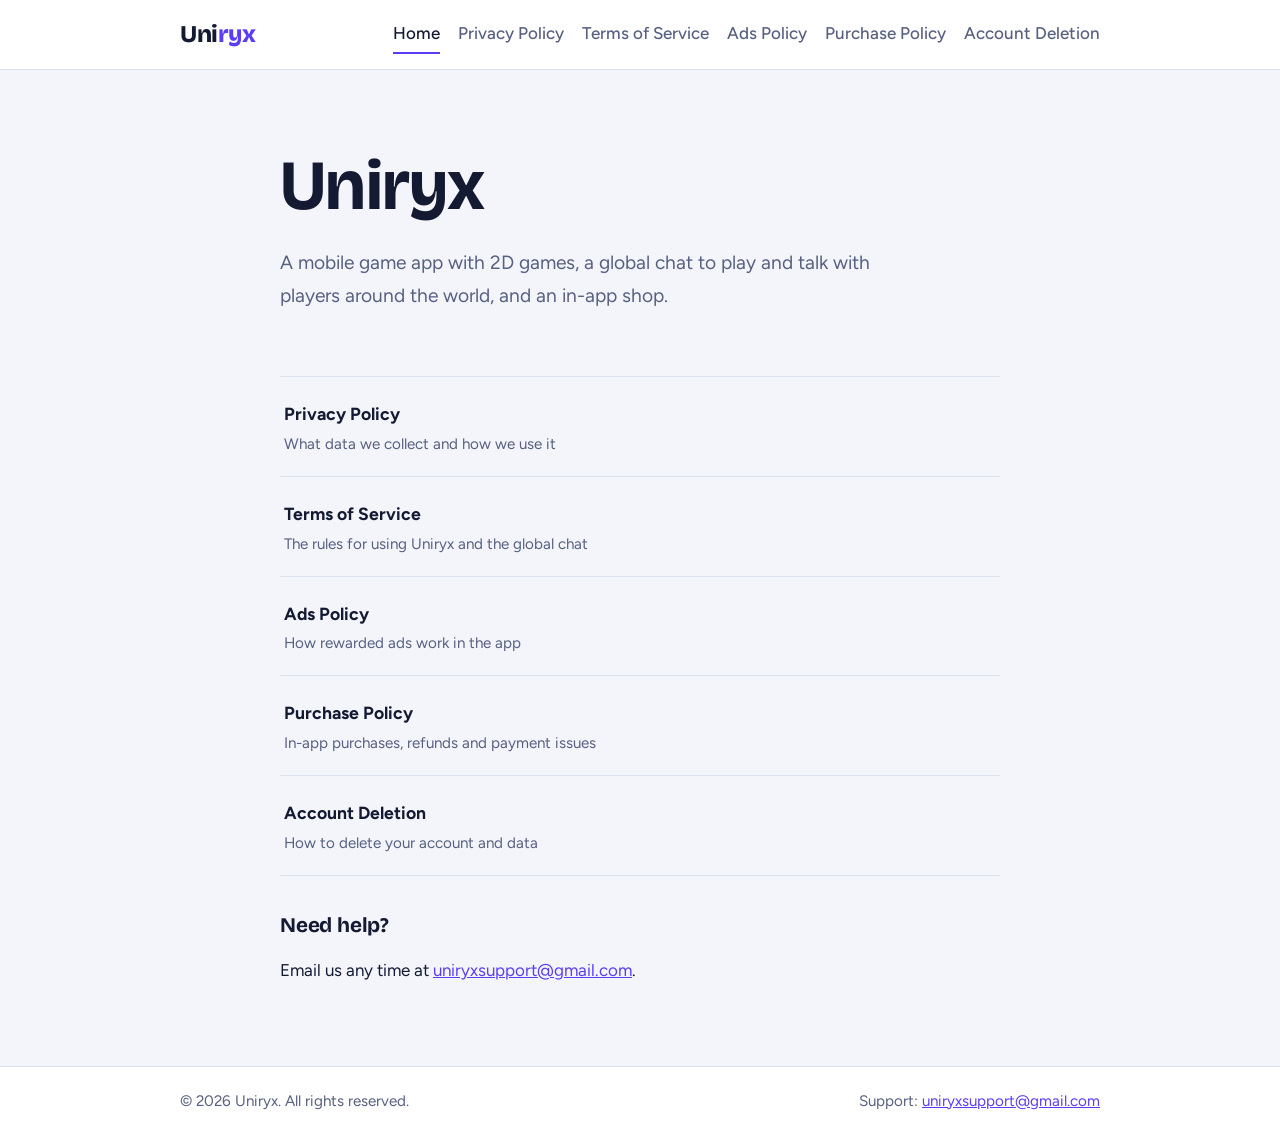
<file: index.html>
<!DOCTYPE html>
<html lang="en">
<head>
<meta charset="utf-8">
<meta name="viewport" content="width=device-width, initial-scale=1">
<title>Uniryx | Uniryx</title>
<meta name="description" content="Uniryx: 2D games, global chat and shop.">
<link rel="preconnect" href="https://fonts.googleapis.com">
<link rel="preconnect" href="https://fonts.gstatic.com" crossorigin>
<link href="https://fonts.googleapis.com/css2?family=Bricolage+Grotesque:opsz,wght@12..96,700;12..96,800&family=Figtree:wght@400;500;600&display=swap" rel="stylesheet">
<link rel="stylesheet" href="style.css">
</head>
<body>
<header class="top"><div class="top-in">
<a class="brand" href="index.html">Uni<span>ryx</span></a>
<nav aria-label="Main"><a href="index.html" aria-current="page">Home</a><a href="privacy-policy.html">Privacy Policy</a><a href="terms-of-service.html">Terms of Service</a><a href="ads-policy.html">Ads Policy</a><a href="purchase-policy.html">Purchase Policy</a><a href="account-deletion.html">Account Deletion</a></nav>
</div></header>
<main>
<section class="hero">
<h1>Uniryx</h1>
<p>A mobile game app with 2D games, a global chat to play and talk with players around the world, and an in-app shop.</p>
</section>
<ul class="links">
<li><a href="privacy-policy.html"><strong>Privacy Policy</strong><small>What data we collect and how we use it</small></a></li>
<li><a href="terms-of-service.html"><strong>Terms of Service</strong><small>The rules for using Uniryx and the global chat</small></a></li>
<li><a href="ads-policy.html"><strong>Ads Policy</strong><small>How rewarded ads work in the app</small></a></li>
<li><a href="purchase-policy.html"><strong>Purchase Policy</strong><small>In-app purchases, refunds and payment issues</small></a></li>
<li><a href="account-deletion.html"><strong>Account Deletion</strong><small>How to delete your account and data</small></a></li>
</ul>
<h2>Need help?</h2>
<p>Email us any time at <a href="mailto:uniryxsupport@gmail.com">uniryxsupport@gmail.com</a>.</p>
</main>
<footer><div class="foot-in">
<span>&copy; 2026 Uniryx. All rights reserved.</span>
<span>Support: <a href="mailto:uniryxsupport@gmail.com">uniryxsupport@gmail.com</a></span>
</div></footer>
</body>
</html>
</file>
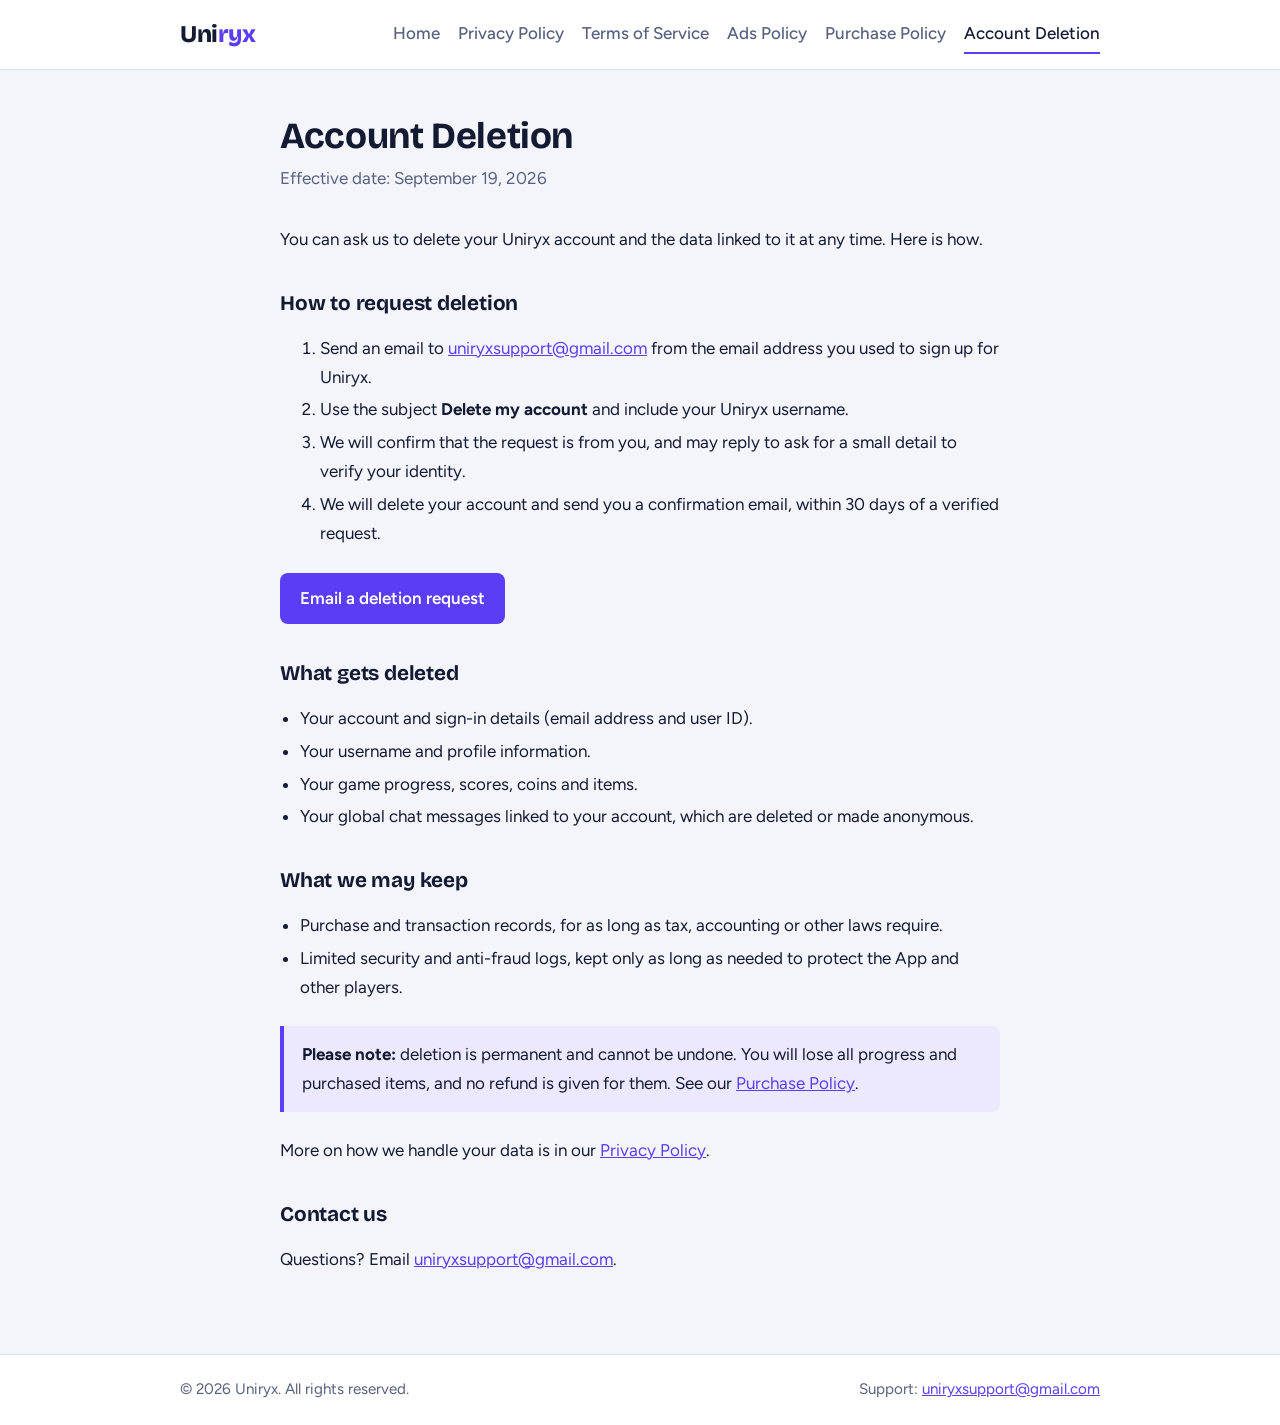
<file: account-deletion.html>
<!DOCTYPE html>
<html lang="en">
<head>
<meta charset="utf-8">
<meta name="viewport" content="width=device-width, initial-scale=1">
<title>Account Deletion | Uniryx</title>
<meta name="description" content="How to request deletion of your Uniryx account and data.">
<link rel="preconnect" href="https://fonts.googleapis.com">
<link rel="preconnect" href="https://fonts.gstatic.com" crossorigin>
<link href="https://fonts.googleapis.com/css2?family=Bricolage+Grotesque:opsz,wght@12..96,700;12..96,800&family=Figtree:wght@400;500;600&display=swap" rel="stylesheet">
<link rel="stylesheet" href="style.css">
</head>
<body>
<header class="top"><div class="top-in">
<a class="brand" href="index.html">Uni<span>ryx</span></a>
<nav aria-label="Main"><a href="index.html">Home</a><a href="privacy-policy.html">Privacy Policy</a><a href="terms-of-service.html">Terms of Service</a><a href="ads-policy.html">Ads Policy</a><a href="purchase-policy.html">Purchase Policy</a><a href="account-deletion.html" aria-current="page">Account Deletion</a></nav>
</div></header>
<main>
<h1>Account Deletion</h1>
<p class="meta">Effective date: September 19, 2026</p>
<p>You can ask us to delete your Uniryx account and the data linked to it at any time. Here is how.</p>
<h2>How to request deletion</h2>
<ol>
<li>Send an email to <a href="mailto:uniryxsupport@gmail.com">uniryxsupport@gmail.com</a> from the email address you used to sign up for Uniryx.</li>
<li>Use the subject <strong>Delete my account</strong> and include your Uniryx username.</li>
<li>We will confirm that the request is from you, and may reply to ask for a small detail to verify your identity.</li>
<li>We will delete your account and send you a confirmation email, within 30 days of a verified request.</li>
</ol>
<p><a class="btn" href="mailto:uniryxsupport@gmail.com?subject=Delete%20my%20account">Email a deletion request</a></p>
<h2>What gets deleted</h2>
<ul>
<li>Your account and sign-in details (email address and user ID).</li>
<li>Your username and profile information.</li>
<li>Your game progress, scores, coins and items.</li>
<li>Your global chat messages linked to your account, which are deleted or made anonymous.</li>
</ul>
<h2>What we may keep</h2>
<ul>
<li>Purchase and transaction records, for as long as tax, accounting or other laws require.</li>
<li>Limited security and anti-fraud logs, kept only as long as needed to protect the App and other players.</li>
</ul>
<div class="note"><strong>Please note:</strong> deletion is permanent and cannot be undone. You will lose all progress and purchased items, and no refund is given for them. See our <a href="purchase-policy.html">Purchase Policy</a>.</div>
<p>More on how we handle your data is in our <a href="privacy-policy.html">Privacy Policy</a>.</p>
<h2>Contact us</h2>
<p>Questions? Email <a href="mailto:uniryxsupport@gmail.com">uniryxsupport@gmail.com</a>.</p>
</main>
<footer><div class="foot-in">
<span>&copy; 2026 Uniryx. All rights reserved.</span>
<span>Support: <a href="mailto:uniryxsupport@gmail.com">uniryxsupport@gmail.com</a></span>
</div></footer>
</body>
</html>
</file>
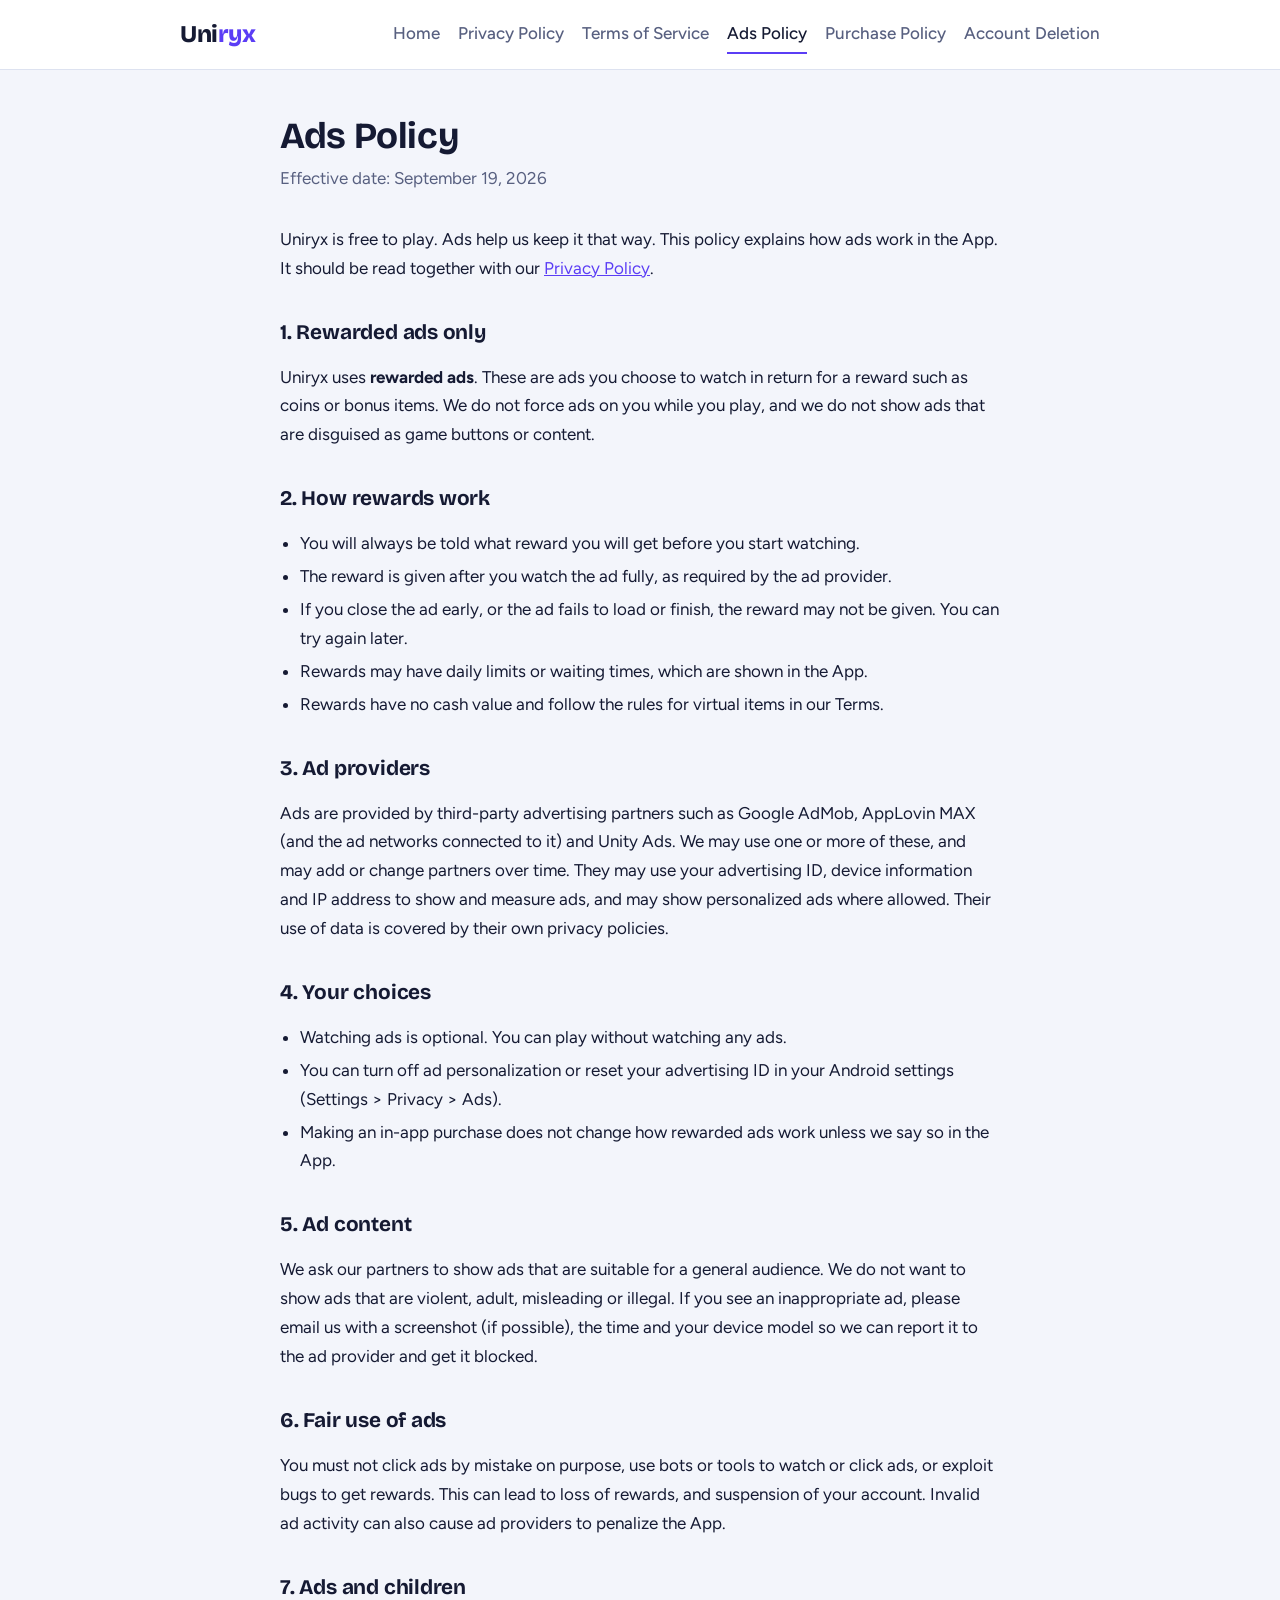
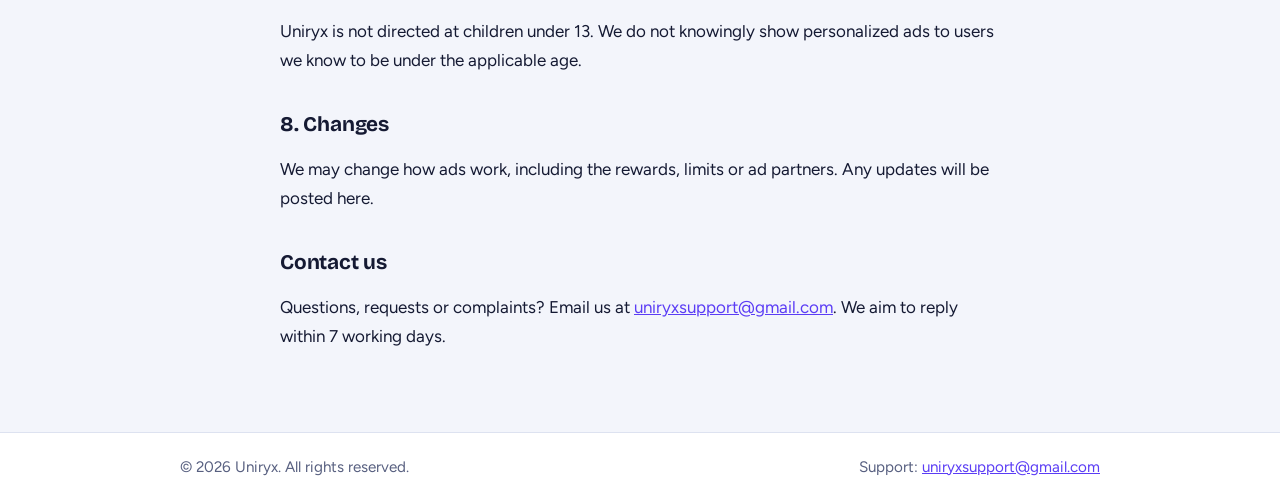
<file: ads-policy (1).html>
<!DOCTYPE html>
<html lang="en">
<head>
<meta charset="utf-8">
<meta name="viewport" content="width=device-width, initial-scale=1">
<title>Ads Policy | Uniryx</title>
<meta name="description" content="How rewarded ads work in Uniryx.">
<link rel="preconnect" href="https://fonts.googleapis.com">
<link rel="preconnect" href="https://fonts.gstatic.com" crossorigin>
<link href="https://fonts.googleapis.com/css2?family=Bricolage+Grotesque:opsz,wght@12..96,700;12..96,800&family=Figtree:wght@400;500;600&display=swap" rel="stylesheet">
<link rel="stylesheet" href="style.css">
</head>
<body>
<header class="top"><div class="top-in">
<a class="brand" href="index.html">Uni<span>ryx</span></a>
<nav aria-label="Main"><a href="index.html">Home</a><a href="privacy-policy.html">Privacy Policy</a><a href="terms-of-service.html">Terms of Service</a><a href="ads-policy.html" aria-current="page">Ads Policy</a><a href="purchase-policy.html">Purchase Policy</a><a href="account-deletion.html">Account Deletion</a></nav>
</div></header>
<main>
<h1>Ads Policy</h1>
<p class="meta">Effective date: September 19, 2026</p>
<p>Uniryx is free to play. Ads help us keep it that way. This policy explains how ads work in the App. It should be read together with our <a href="privacy-policy.html">Privacy Policy</a>.</p>
<h2>1. Rewarded ads only</h2>
<p>Uniryx uses <strong>rewarded ads</strong>. These are ads you choose to watch in return for a reward such as coins or bonus items. We do not force ads on you while you play, and we do not show ads that are disguised as game buttons or content.</p>
<h2>2. How rewards work</h2>
<ul><li>You will always be told what reward you will get before you start watching.</li><li>The reward is given after you watch the ad fully, as required by the ad provider.</li><li>If you close the ad early, or the ad fails to load or finish, the reward may not be given. You can try again later.</li><li>Rewards may have daily limits or waiting times, which are shown in the App.</li><li>Rewards have no cash value and follow the rules for virtual items in our Terms.</li></ul>
<h2>3. Ad providers</h2>
<p>Ads are provided by third-party advertising partners such as Google AdMob, AppLovin MAX (and the ad networks connected to it) and Unity Ads. We may use one or more of these, and may add or change partners over time. They may use your advertising ID, device information and IP address to show and measure ads, and may show personalized ads where allowed. Their use of data is covered by their own privacy policies.</p>
<h2>4. Your choices</h2>
<ul><li>Watching ads is optional. You can play without watching any ads.</li><li>You can turn off ad personalization or reset your advertising ID in your Android settings (Settings &gt; Privacy &gt; Ads).</li><li>Making an in-app purchase does not change how rewarded ads work unless we say so in the App.</li></ul>
<h2>5. Ad content</h2>
<p>We ask our partners to show ads that are suitable for a general audience. We do not want to show ads that are violent, adult, misleading or illegal. If you see an inappropriate ad, please email us with a screenshot (if possible), the time and your device model so we can report it to the ad provider and get it blocked.</p>
<h2>6. Fair use of ads</h2>
<p>You must not click ads by mistake on purpose, use bots or tools to watch or click ads, or exploit bugs to get rewards. This can lead to loss of rewards, and suspension of your account. Invalid ad activity can also cause ad providers to penalize the App.</p>
<h2>7. Ads and children</h2>
<p>Uniryx is not directed at children under 13. We do not knowingly show personalized ads to users we know to be under the applicable age.</p>
<h2>8. Changes</h2>
<p>We may change how ads work, including the rewards, limits or ad partners. Any updates will be posted here.</p>
<h2>Contact us</h2>
<p>Questions, requests or complaints? Email us at <a href="mailto:uniryxsupport@gmail.com">uniryxsupport@gmail.com</a>. We aim to reply within 7 working days.</p>
</main>
<footer><div class="foot-in">
<span>&copy; 2026 Uniryx. All rights reserved.</span>
<span>Support: <a href="mailto:uniryxsupport@gmail.com">uniryxsupport@gmail.com</a></span>
</div></footer>
</body>
</html>
</file>
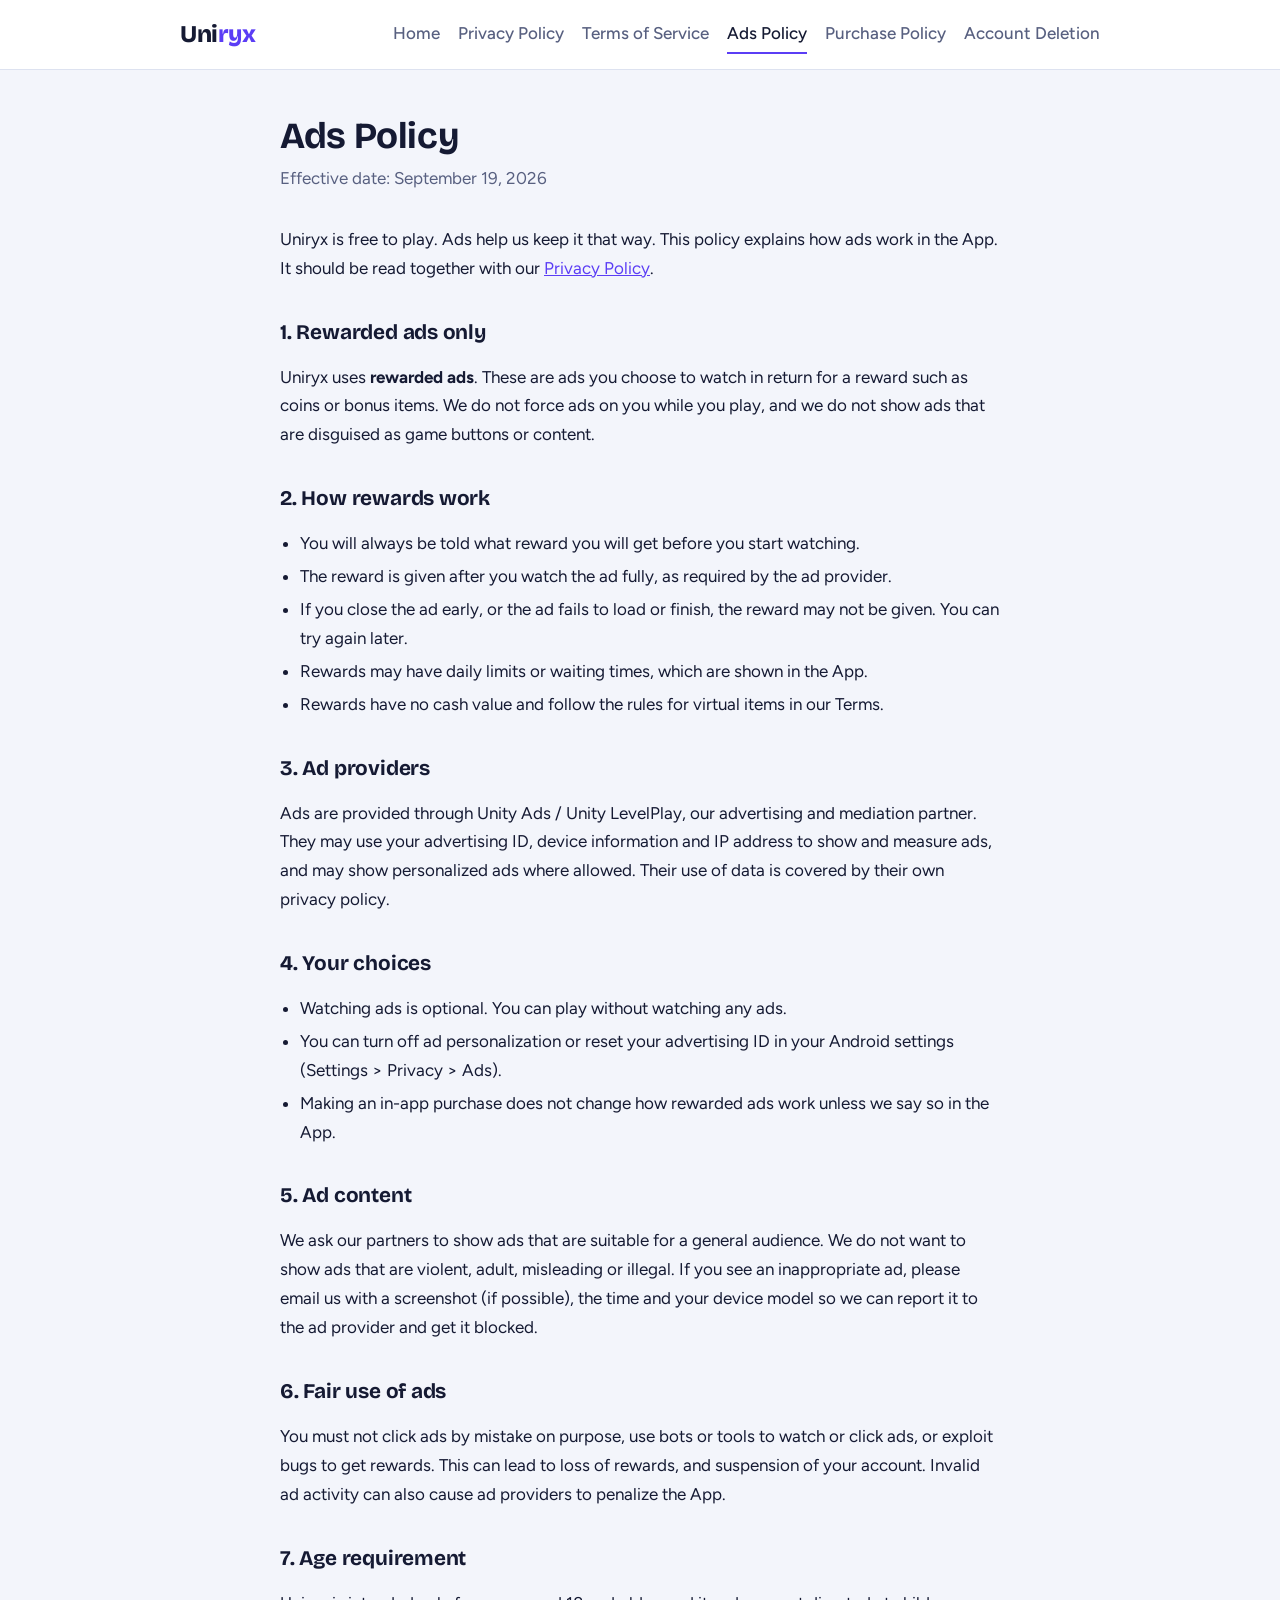
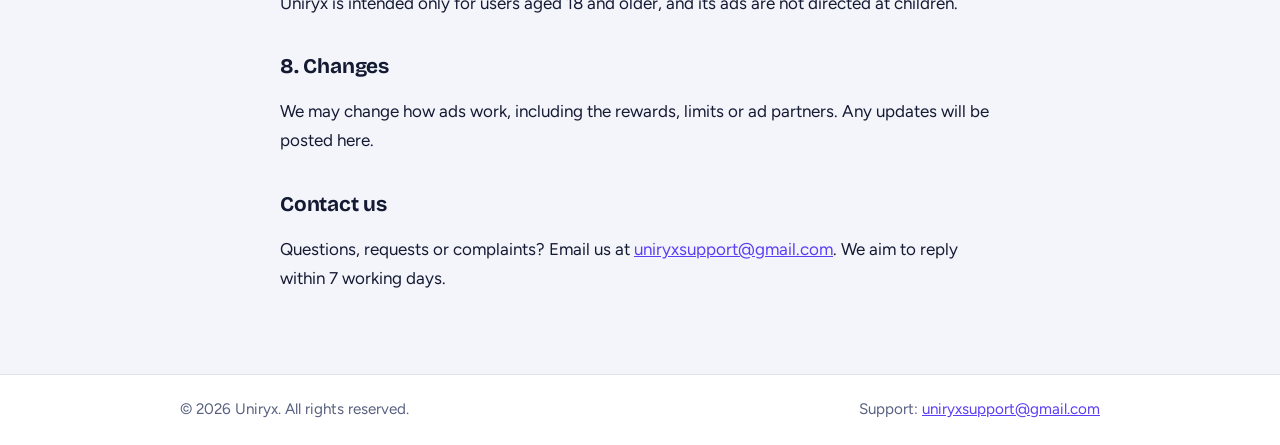
<file: ads-policy.html>
<!DOCTYPE html>
<html lang="en">
<head>
<meta charset="utf-8">
<meta name="viewport" content="width=device-width, initial-scale=1">
<title>Ads Policy | Uniryx</title>
<meta name="description" content="How rewarded ads work in Uniryx.">
<link rel="preconnect" href="https://fonts.googleapis.com">
<link rel="preconnect" href="https://fonts.gstatic.com" crossorigin>
<link href="https://fonts.googleapis.com/css2?family=Bricolage+Grotesque:opsz,wght@12..96,700;12..96,800&family=Figtree:wght@400;500;600&display=swap" rel="stylesheet">
<link rel="stylesheet" href="style.css">
</head>
<body>
<header class="top"><div class="top-in">
<a class="brand" href="index.html">Uni<span>ryx</span></a>
<nav aria-label="Main"><a href="index.html">Home</a><a href="privacy-policy.html">Privacy Policy</a><a href="terms-of-service.html">Terms of Service</a><a href="ads-policy.html" aria-current="page">Ads Policy</a><a href="purchase-policy.html">Purchase Policy</a><a href="account-deletion.html">Account Deletion</a></nav>
</div></header>
<main>
<h1>Ads Policy</h1>
<p class="meta">Effective date: September 19, 2026</p>
<p>Uniryx is free to play. Ads help us keep it that way. This policy explains how ads work in the App. It should be read together with our <a href="privacy-policy.html">Privacy Policy</a>.</p>
<h2>1. Rewarded ads only</h2>
<p>Uniryx uses <strong>rewarded ads</strong>. These are ads you choose to watch in return for a reward such as coins or bonus items. We do not force ads on you while you play, and we do not show ads that are disguised as game buttons or content.</p>
<h2>2. How rewards work</h2>
<ul><li>You will always be told what reward you will get before you start watching.</li><li>The reward is given after you watch the ad fully, as required by the ad provider.</li><li>If you close the ad early, or the ad fails to load or finish, the reward may not be given. You can try again later.</li><li>Rewards may have daily limits or waiting times, which are shown in the App.</li><li>Rewards have no cash value and follow the rules for virtual items in our Terms.</li></ul>
<h2>3. Ad providers</h2>
<p>Ads are provided through Unity Ads / Unity LevelPlay, our advertising and mediation partner. They may use your advertising ID, device information and IP address to show and measure ads, and may show personalized ads where allowed. Their use of data is covered by their own privacy policy.</p>
<h2>4. Your choices</h2>
<ul><li>Watching ads is optional. You can play without watching any ads.</li><li>You can turn off ad personalization or reset your advertising ID in your Android settings (Settings &gt; Privacy &gt; Ads).</li><li>Making an in-app purchase does not change how rewarded ads work unless we say so in the App.</li></ul>
<h2>5. Ad content</h2>
<p>We ask our partners to show ads that are suitable for a general audience. We do not want to show ads that are violent, adult, misleading or illegal. If you see an inappropriate ad, please email us with a screenshot (if possible), the time and your device model so we can report it to the ad provider and get it blocked.</p>
<h2>6. Fair use of ads</h2>
<p>You must not click ads by mistake on purpose, use bots or tools to watch or click ads, or exploit bugs to get rewards. This can lead to loss of rewards, and suspension of your account. Invalid ad activity can also cause ad providers to penalize the App.</p>
<h2>7. Age requirement</h2>
<p>Uniryx is intended only for users aged 18 and older, and its ads are not directed at children.</p>
<h2>8. Changes</h2>
<p>We may change how ads work, including the rewards, limits or ad partners. Any updates will be posted here.</p>
<h2>Contact us</h2>
<p>Questions, requests or complaints? Email us at <a href="mailto:uniryxsupport@gmail.com">uniryxsupport@gmail.com</a>. We aim to reply within 7 working days.</p>
</main>
<footer><div class="foot-in">
<span>&copy; 2026 Uniryx. All rights reserved.</span>
<span>Support: <a href="mailto:uniryxsupport@gmail.com">uniryxsupport@gmail.com</a></span>
</div></footer>
</body>
</html>
</file>
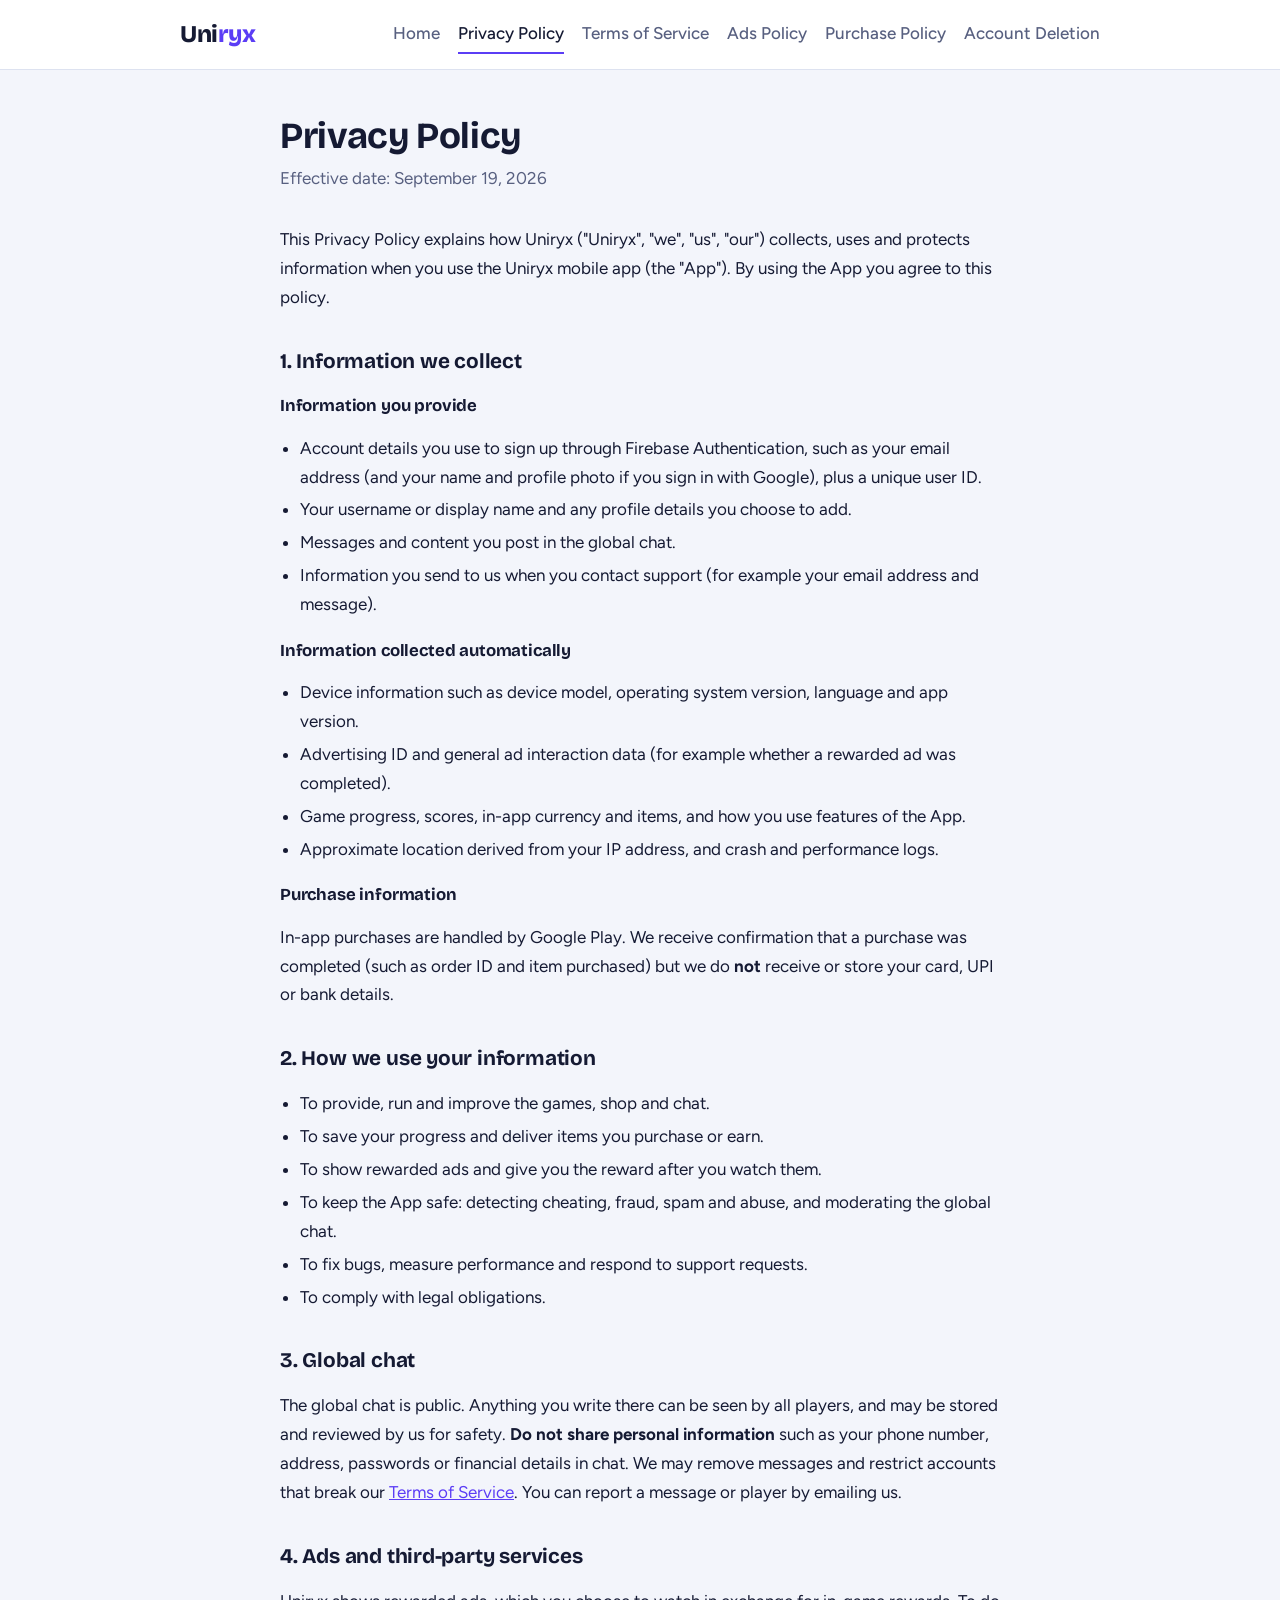
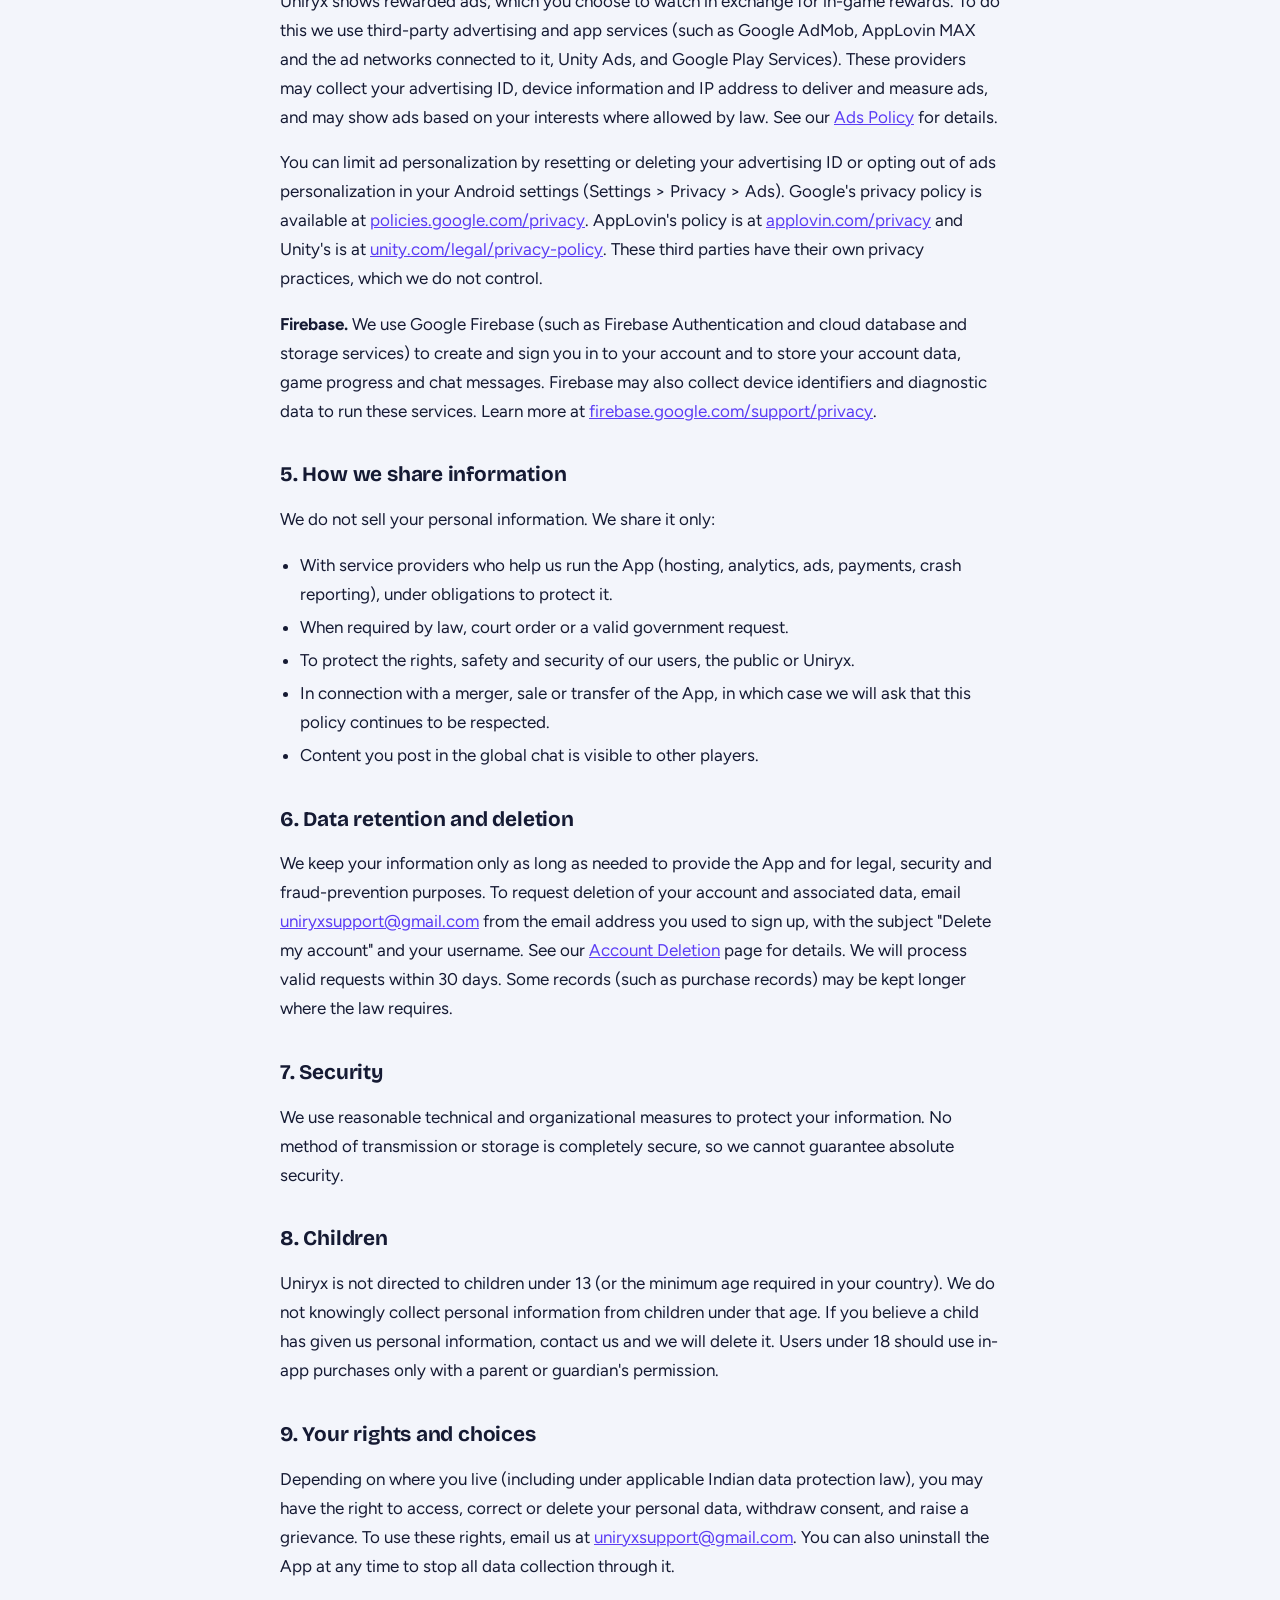
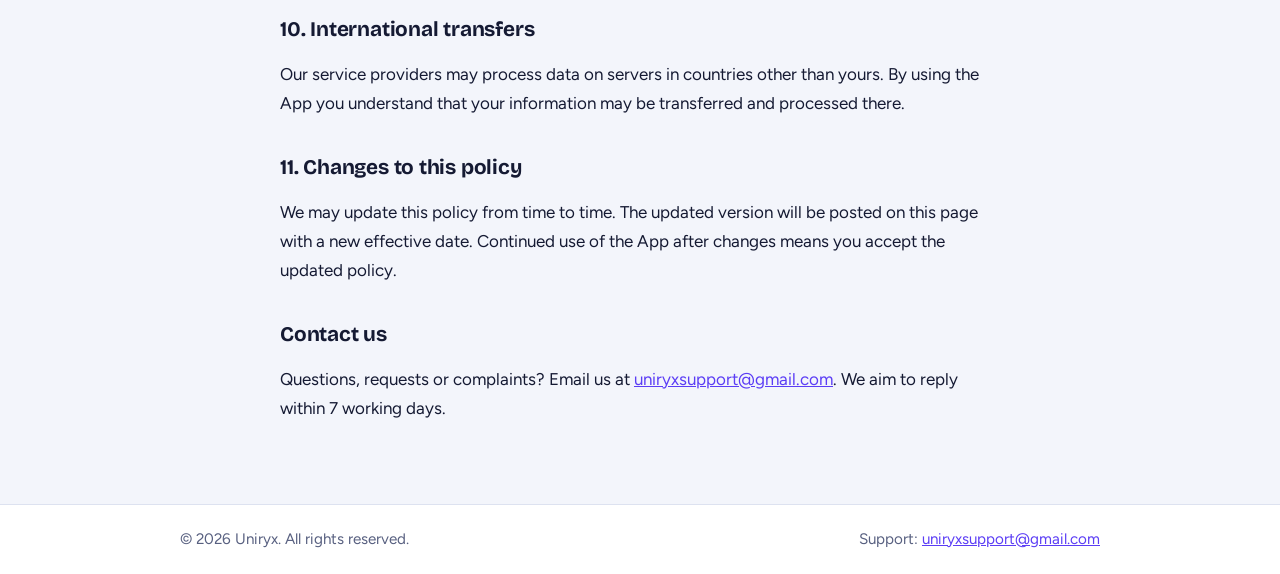
<file: privacy-policy (1).html>
<!DOCTYPE html>
<html lang="en">
<head>
<meta charset="utf-8">
<meta name="viewport" content="width=device-width, initial-scale=1">
<title>Privacy Policy | Uniryx</title>
<meta name="description" content="How Uniryx collects, uses and protects your information.">
<link rel="preconnect" href="https://fonts.googleapis.com">
<link rel="preconnect" href="https://fonts.gstatic.com" crossorigin>
<link href="https://fonts.googleapis.com/css2?family=Bricolage+Grotesque:opsz,wght@12..96,700;12..96,800&family=Figtree:wght@400;500;600&display=swap" rel="stylesheet">
<link rel="stylesheet" href="style.css">
</head>
<body>
<header class="top"><div class="top-in">
<a class="brand" href="index.html">Uni<span>ryx</span></a>
<nav aria-label="Main"><a href="index.html">Home</a><a href="privacy-policy.html" aria-current="page">Privacy Policy</a><a href="terms-of-service.html">Terms of Service</a><a href="ads-policy.html">Ads Policy</a><a href="purchase-policy.html">Purchase Policy</a><a href="account-deletion.html">Account Deletion</a></nav>
</div></header>
<main>
<h1>Privacy Policy</h1>
<p class="meta">Effective date: September 19, 2026</p>
<p>This Privacy Policy explains how Uniryx ("Uniryx", "we", "us", "our") collects, uses and protects information when you use the Uniryx mobile app (the "App"). By using the App you agree to this policy.</p>
<h2>1. Information we collect</h2>
<h3>Information you provide</h3><ul><li>Account details you use to sign up through Firebase Authentication, such as your email address (and your name and profile photo if you sign in with Google), plus a unique user ID.</li><li>Your username or display name and any profile details you choose to add.</li><li>Messages and content you post in the global chat.</li><li>Information you send to us when you contact support (for example your email address and message).</li></ul><h3>Information collected automatically</h3><ul><li>Device information such as device model, operating system version, language and app version.</li><li>Advertising ID and general ad interaction data (for example whether a rewarded ad was completed).</li><li>Game progress, scores, in-app currency and items, and how you use features of the App.</li><li>Approximate location derived from your IP address, and crash and performance logs.</li></ul><h3>Purchase information</h3><p>In-app purchases are handled by Google Play. We receive confirmation that a purchase was completed (such as order ID and item purchased) but we do <strong>not</strong> receive or store your card, UPI or bank details.</p>
<h2>2. How we use your information</h2>
<ul><li>To provide, run and improve the games, shop and chat.</li><li>To save your progress and deliver items you purchase or earn.</li><li>To show rewarded ads and give you the reward after you watch them.</li><li>To keep the App safe: detecting cheating, fraud, spam and abuse, and moderating the global chat.</li><li>To fix bugs, measure performance and respond to support requests.</li><li>To comply with legal obligations.</li></ul>
<h2>3. Global chat</h2>
<p>The global chat is public. Anything you write there can be seen by all players, and may be stored and reviewed by us for safety. <strong>Do not share personal information</strong> such as your phone number, address, passwords or financial details in chat. We may remove messages and restrict accounts that break our <a href="terms-of-service.html">Terms of Service</a>. You can report a message or player by emailing us.</p>
<h2>4. Ads and third-party services</h2>
<p>Uniryx shows rewarded ads, which you choose to watch in exchange for in-game rewards. To do this we use third-party advertising and app services (such as Google AdMob, AppLovin MAX and the ad networks connected to it, Unity Ads, and Google Play Services). These providers may collect your advertising ID, device information and IP address to deliver and measure ads, and may show ads based on your interests where allowed by law. See our <a href="ads-policy.html">Ads Policy</a> for details.</p><p>You can limit ad personalization by resetting or deleting your advertising ID or opting out of ads personalization in your Android settings (Settings &gt; Privacy &gt; Ads). Google's privacy policy is available at <a href="https://policies.google.com/privacy">policies.google.com/privacy</a>. AppLovin's policy is at <a href="https://www.applovin.com/privacy/">applovin.com/privacy</a> and Unity's is at <a href="https://unity.com/legal/privacy-policy">unity.com/legal/privacy-policy</a>. These third parties have their own privacy practices, which we do not control.</p>
<p><strong>Firebase.</strong> We use Google Firebase (such as Firebase Authentication and cloud database and storage services) to create and sign you in to your account and to store your account data, game progress and chat messages. Firebase may also collect device identifiers and diagnostic data to run these services. Learn more at <a href="https://firebase.google.com/support/privacy">firebase.google.com/support/privacy</a>.</p>
<h2>5. How we share information</h2>
<p>We do not sell your personal information. We share it only:</p><ul><li>With service providers who help us run the App (hosting, analytics, ads, payments, crash reporting), under obligations to protect it.</li><li>When required by law, court order or a valid government request.</li><li>To protect the rights, safety and security of our users, the public or Uniryx.</li><li>In connection with a merger, sale or transfer of the App, in which case we will ask that this policy continues to be respected.</li><li>Content you post in the global chat is visible to other players.</li></ul>
<h2>6. Data retention and deletion</h2>
<p>We keep your information only as long as needed to provide the App and for legal, security and fraud-prevention purposes. To request deletion of your account and associated data, email <a href="mailto:uniryxsupport@gmail.com">uniryxsupport@gmail.com</a> from the email address you used to sign up, with the subject "Delete my account" and your username. See our <a href="account-deletion.html">Account Deletion</a> page for details. We will process valid requests within 30 days. Some records (such as purchase records) may be kept longer where the law requires.</p>
<h2>7. Security</h2>
<p>We use reasonable technical and organizational measures to protect your information. No method of transmission or storage is completely secure, so we cannot guarantee absolute security.</p>
<h2>8. Children</h2>
<p>Uniryx is not directed to children under 13 (or the minimum age required in your country). We do not knowingly collect personal information from children under that age. If you believe a child has given us personal information, contact us and we will delete it. Users under 18 should use in-app purchases only with a parent or guardian's permission.</p>
<h2>9. Your rights and choices</h2>
<p>Depending on where you live (including under applicable Indian data protection law), you may have the right to access, correct or delete your personal data, withdraw consent, and raise a grievance. To use these rights, email us at <a href="mailto:uniryxsupport@gmail.com">uniryxsupport@gmail.com</a>. You can also uninstall the App at any time to stop all data collection through it.</p>
<h2>10. International transfers</h2>
<p>Our service providers may process data on servers in countries other than yours. By using the App you understand that your information may be transferred and processed there.</p>
<h2>11. Changes to this policy</h2>
<p>We may update this policy from time to time. The updated version will be posted on this page with a new effective date. Continued use of the App after changes means you accept the updated policy.</p>
<h2>Contact us</h2>
<p>Questions, requests or complaints? Email us at <a href="mailto:uniryxsupport@gmail.com">uniryxsupport@gmail.com</a>. We aim to reply within 7 working days.</p>
</main>
<footer><div class="foot-in">
<span>&copy; 2026 Uniryx. All rights reserved.</span>
<span>Support: <a href="mailto:uniryxsupport@gmail.com">uniryxsupport@gmail.com</a></span>
</div></footer>
</body>
</html>
</file>
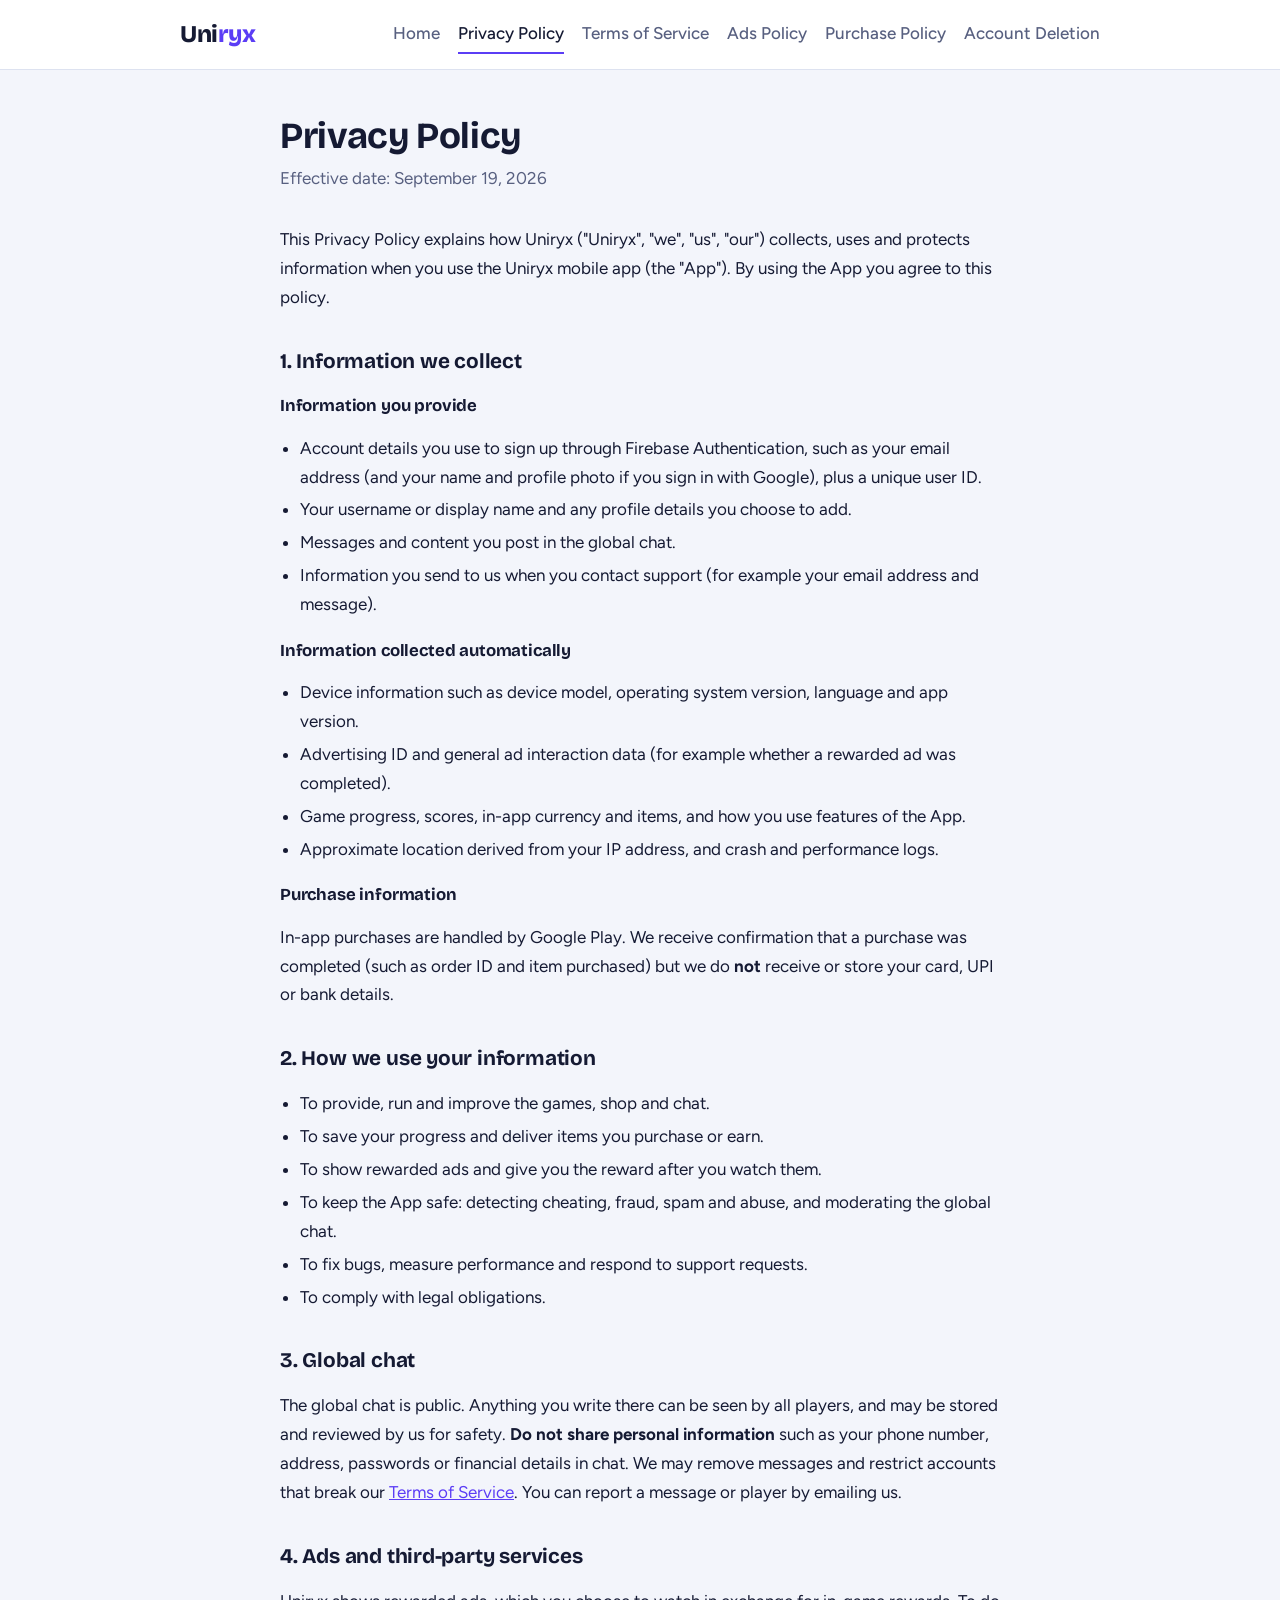
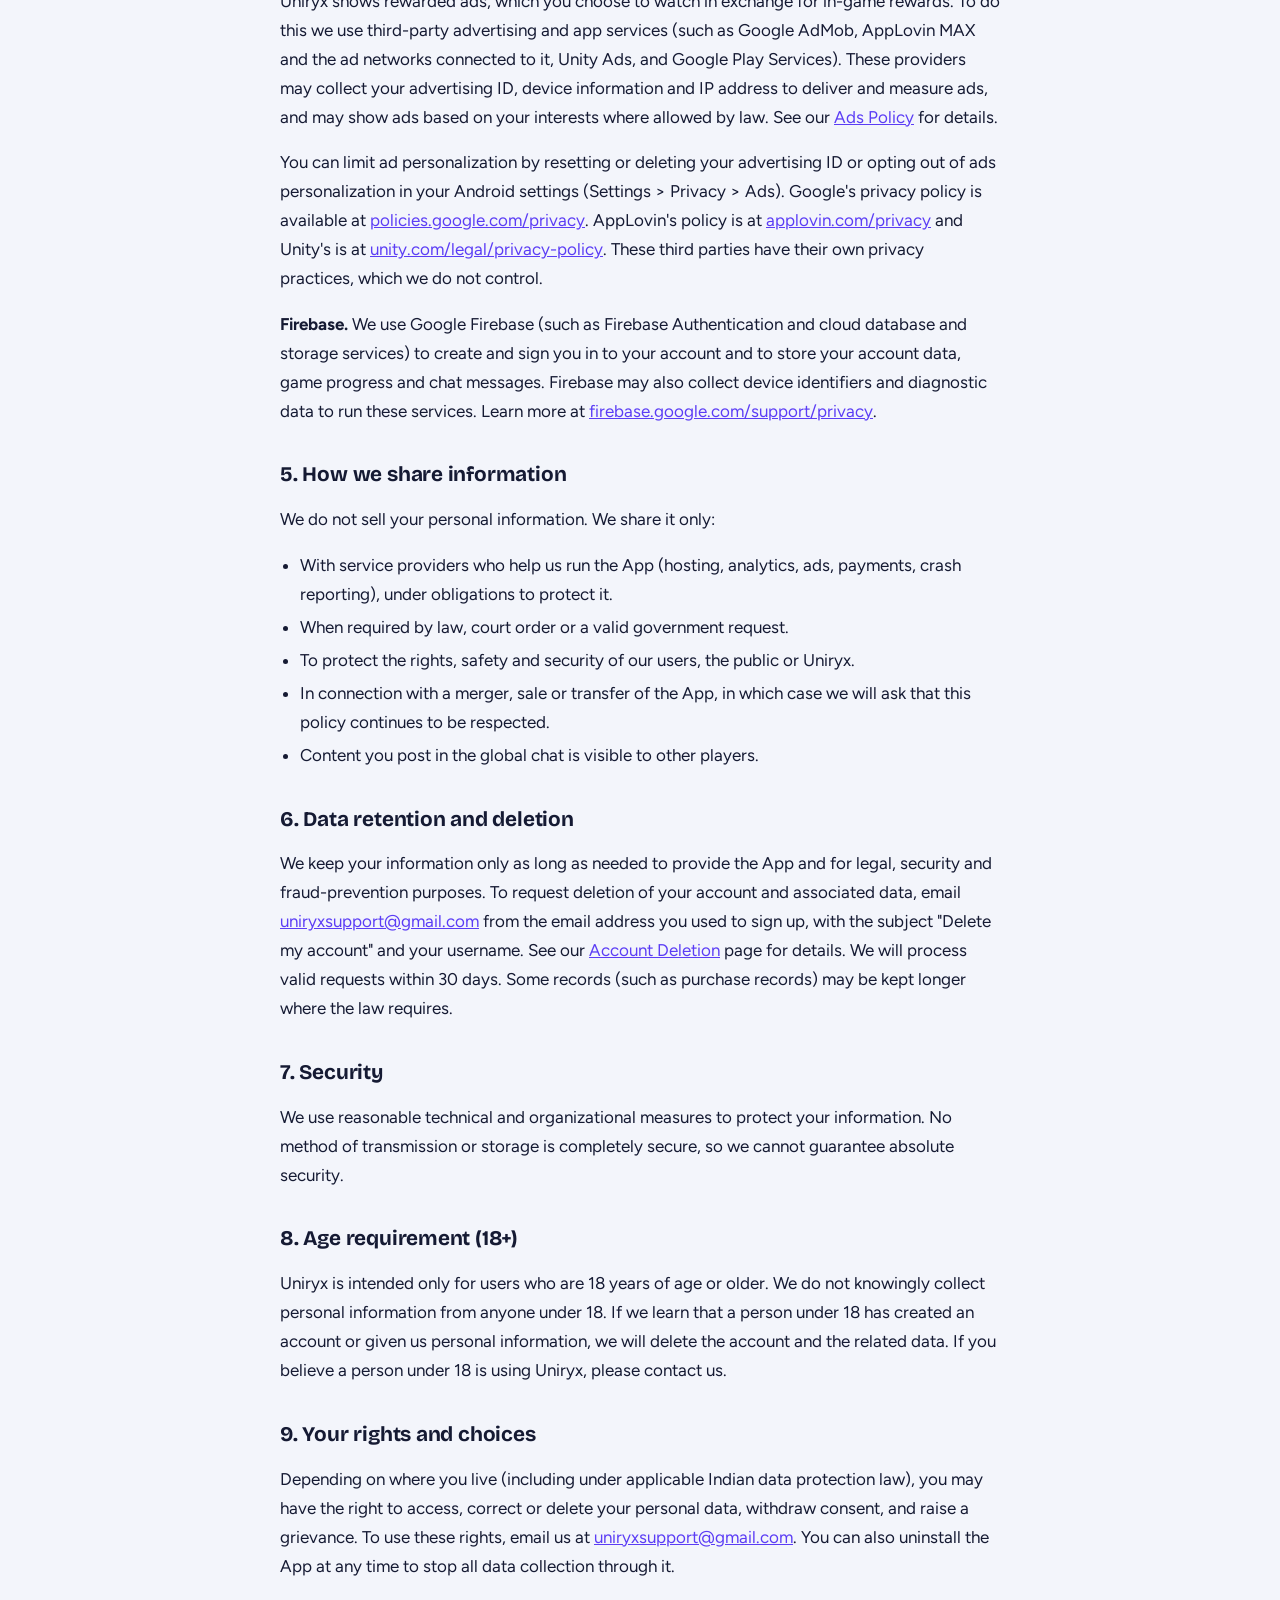
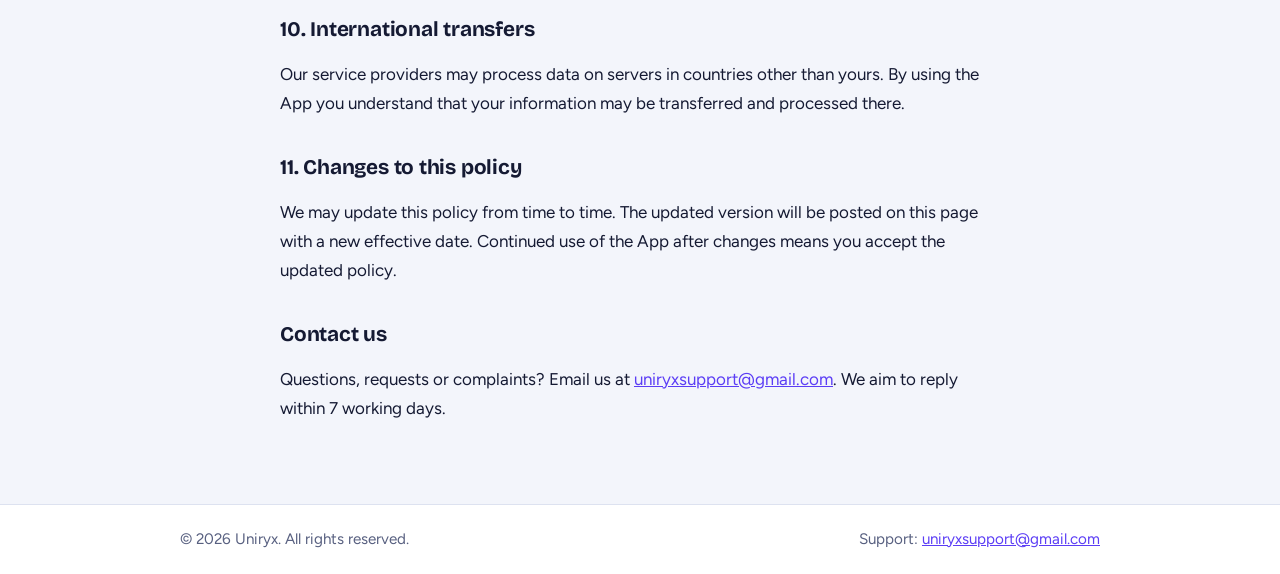
<file: privacy-policy.html>
<!DOCTYPE html>
<html lang="en">
<head>
<meta charset="utf-8">
<meta name="viewport" content="width=device-width, initial-scale=1">
<title>Privacy Policy | Uniryx</title>
<meta name="description" content="How Uniryx collects, uses and protects your information.">
<link rel="preconnect" href="https://fonts.googleapis.com">
<link rel="preconnect" href="https://fonts.gstatic.com" crossorigin>
<link href="https://fonts.googleapis.com/css2?family=Bricolage+Grotesque:opsz,wght@12..96,700;12..96,800&family=Figtree:wght@400;500;600&display=swap" rel="stylesheet">
<link rel="stylesheet" href="style.css">
</head>
<body>
<header class="top"><div class="top-in">
<a class="brand" href="index.html">Uni<span>ryx</span></a>
<nav aria-label="Main"><a href="index.html">Home</a><a href="privacy-policy.html" aria-current="page">Privacy Policy</a><a href="terms-of-service.html">Terms of Service</a><a href="ads-policy.html">Ads Policy</a><a href="purchase-policy.html">Purchase Policy</a><a href="account-deletion.html">Account Deletion</a></nav>
</div></header>
<main>
<h1>Privacy Policy</h1>
<p class="meta">Effective date: September 19, 2026</p>
<p>This Privacy Policy explains how Uniryx ("Uniryx", "we", "us", "our") collects, uses and protects information when you use the Uniryx mobile app (the "App"). By using the App you agree to this policy.</p>
<h2>1. Information we collect</h2>
<h3>Information you provide</h3><ul><li>Account details you use to sign up through Firebase Authentication, such as your email address (and your name and profile photo if you sign in with Google), plus a unique user ID.</li><li>Your username or display name and any profile details you choose to add.</li><li>Messages and content you post in the global chat.</li><li>Information you send to us when you contact support (for example your email address and message).</li></ul><h3>Information collected automatically</h3><ul><li>Device information such as device model, operating system version, language and app version.</li><li>Advertising ID and general ad interaction data (for example whether a rewarded ad was completed).</li><li>Game progress, scores, in-app currency and items, and how you use features of the App.</li><li>Approximate location derived from your IP address, and crash and performance logs.</li></ul><h3>Purchase information</h3><p>In-app purchases are handled by Google Play. We receive confirmation that a purchase was completed (such as order ID and item purchased) but we do <strong>not</strong> receive or store your card, UPI or bank details.</p>
<h2>2. How we use your information</h2>
<ul><li>To provide, run and improve the games, shop and chat.</li><li>To save your progress and deliver items you purchase or earn.</li><li>To show rewarded ads and give you the reward after you watch them.</li><li>To keep the App safe: detecting cheating, fraud, spam and abuse, and moderating the global chat.</li><li>To fix bugs, measure performance and respond to support requests.</li><li>To comply with legal obligations.</li></ul>
<h2>3. Global chat</h2>
<p>The global chat is public. Anything you write there can be seen by all players, and may be stored and reviewed by us for safety. <strong>Do not share personal information</strong> such as your phone number, address, passwords or financial details in chat. We may remove messages and restrict accounts that break our <a href="terms-of-service.html">Terms of Service</a>. You can report a message or player by emailing us.</p>
<h2>4. Ads and third-party services</h2>
<p>Uniryx shows rewarded ads, which you choose to watch in exchange for in-game rewards. To do this we use third-party advertising and app services (such as Google AdMob, AppLovin MAX and the ad networks connected to it, Unity Ads, and Google Play Services). These providers may collect your advertising ID, device information and IP address to deliver and measure ads, and may show ads based on your interests where allowed by law. See our <a href="ads-policy.html">Ads Policy</a> for details.</p><p>You can limit ad personalization by resetting or deleting your advertising ID or opting out of ads personalization in your Android settings (Settings &gt; Privacy &gt; Ads). Google's privacy policy is available at <a href="https://policies.google.com/privacy">policies.google.com/privacy</a>. AppLovin's policy is at <a href="https://www.applovin.com/privacy/">applovin.com/privacy</a> and Unity's is at <a href="https://unity.com/legal/privacy-policy">unity.com/legal/privacy-policy</a>. These third parties have their own privacy practices, which we do not control.</p>
<p><strong>Firebase.</strong> We use Google Firebase (such as Firebase Authentication and cloud database and storage services) to create and sign you in to your account and to store your account data, game progress and chat messages. Firebase may also collect device identifiers and diagnostic data to run these services. Learn more at <a href="https://firebase.google.com/support/privacy">firebase.google.com/support/privacy</a>.</p>
<h2>5. How we share information</h2>
<p>We do not sell your personal information. We share it only:</p><ul><li>With service providers who help us run the App (hosting, analytics, ads, payments, crash reporting), under obligations to protect it.</li><li>When required by law, court order or a valid government request.</li><li>To protect the rights, safety and security of our users, the public or Uniryx.</li><li>In connection with a merger, sale or transfer of the App, in which case we will ask that this policy continues to be respected.</li><li>Content you post in the global chat is visible to other players.</li></ul>
<h2>6. Data retention and deletion</h2>
<p>We keep your information only as long as needed to provide the App and for legal, security and fraud-prevention purposes. To request deletion of your account and associated data, email <a href="mailto:uniryxsupport@gmail.com">uniryxsupport@gmail.com</a> from the email address you used to sign up, with the subject "Delete my account" and your username. See our <a href="account-deletion.html">Account Deletion</a> page for details. We will process valid requests within 30 days. Some records (such as purchase records) may be kept longer where the law requires.</p>
<h2>7. Security</h2>
<p>We use reasonable technical and organizational measures to protect your information. No method of transmission or storage is completely secure, so we cannot guarantee absolute security.</p>
<h2>8. Age requirement (18+)</h2>
<p>Uniryx is intended only for users who are 18 years of age or older. We do not knowingly collect personal information from anyone under 18. If we learn that a person under 18 has created an account or given us personal information, we will delete the account and the related data. If you believe a person under 18 is using Uniryx, please contact us.</p>
<h2>9. Your rights and choices</h2>
<p>Depending on where you live (including under applicable Indian data protection law), you may have the right to access, correct or delete your personal data, withdraw consent, and raise a grievance. To use these rights, email us at <a href="mailto:uniryxsupport@gmail.com">uniryxsupport@gmail.com</a>. You can also uninstall the App at any time to stop all data collection through it.</p>
<h2>10. International transfers</h2>
<p>Our service providers may process data on servers in countries other than yours. By using the App you understand that your information may be transferred and processed there.</p>
<h2>11. Changes to this policy</h2>
<p>We may update this policy from time to time. The updated version will be posted on this page with a new effective date. Continued use of the App after changes means you accept the updated policy.</p>
<h2>Contact us</h2>
<p>Questions, requests or complaints? Email us at <a href="mailto:uniryxsupport@gmail.com">uniryxsupport@gmail.com</a>. We aim to reply within 7 working days.</p>
</main>
<footer><div class="foot-in">
<span>&copy; 2026 Uniryx. All rights reserved.</span>
<span>Support: <a href="mailto:uniryxsupport@gmail.com">uniryxsupport@gmail.com</a></span>
</div></footer>
</body>
</html>
</file>
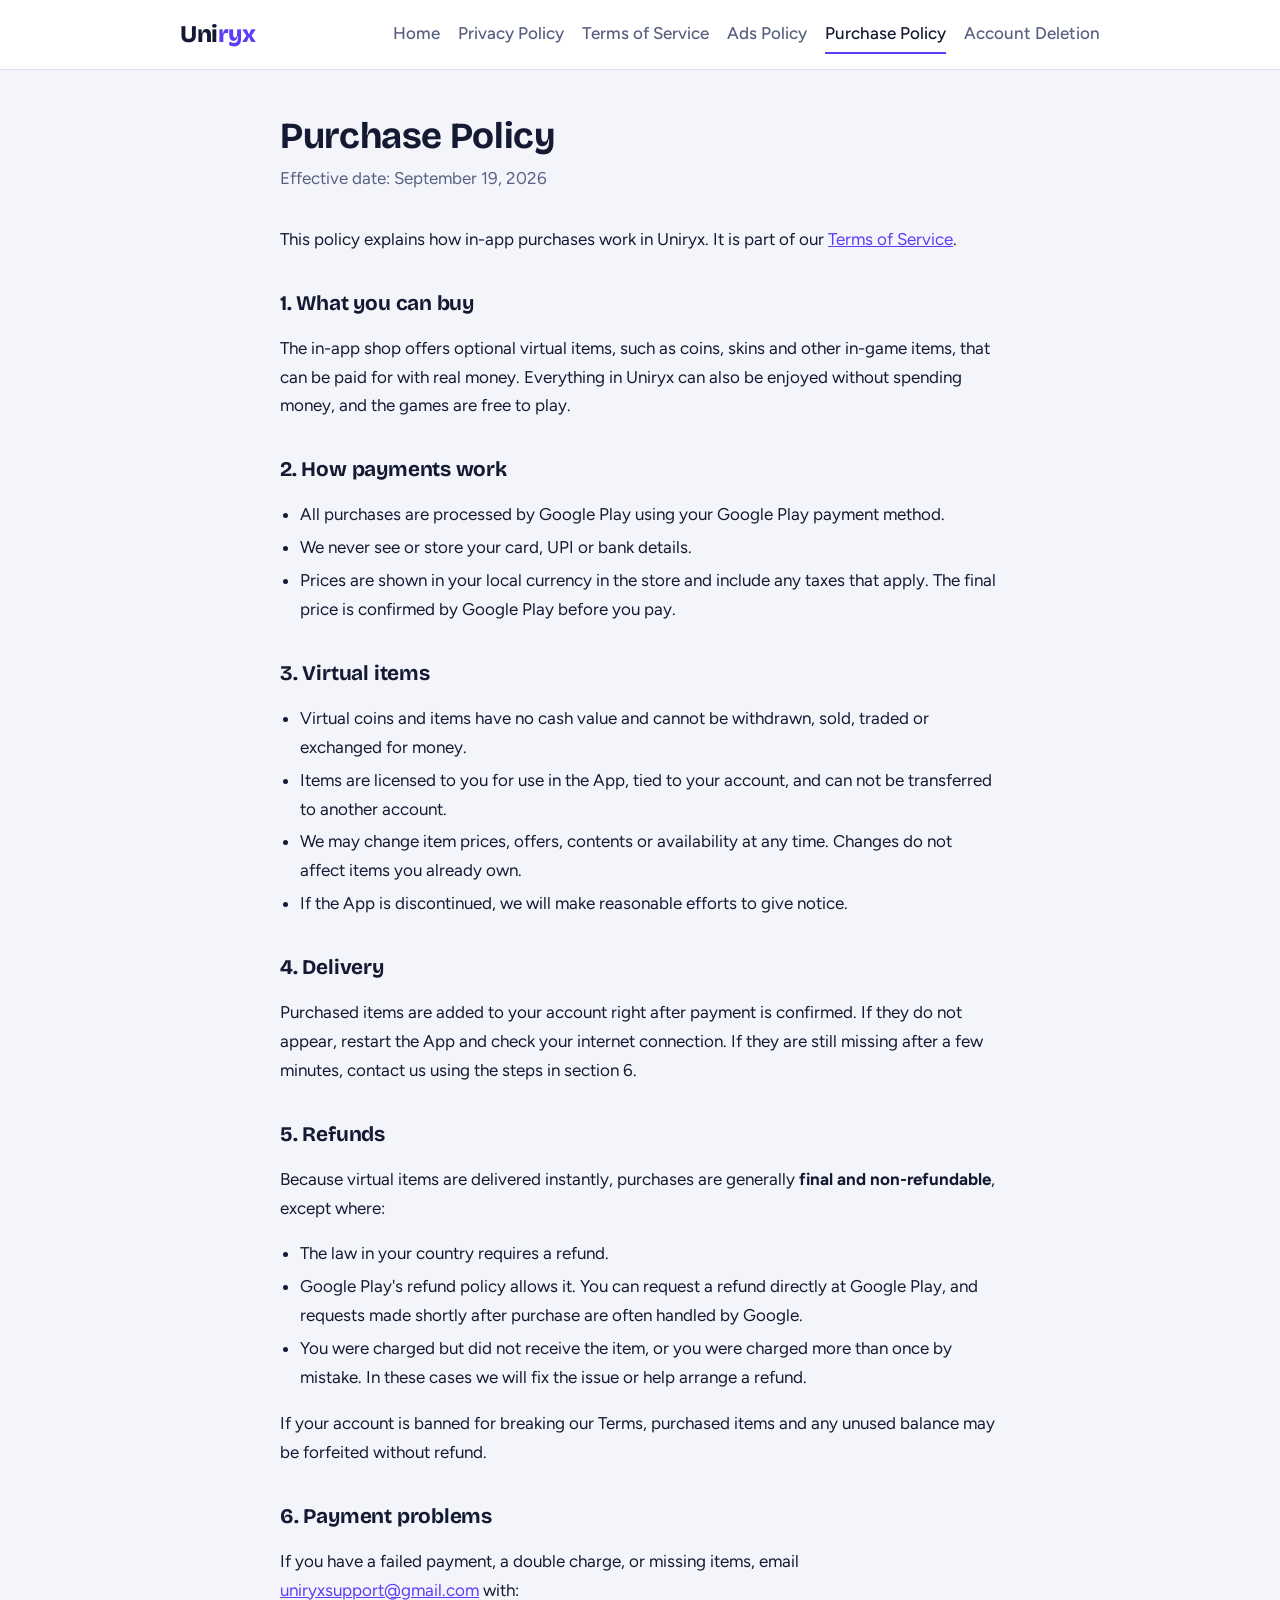
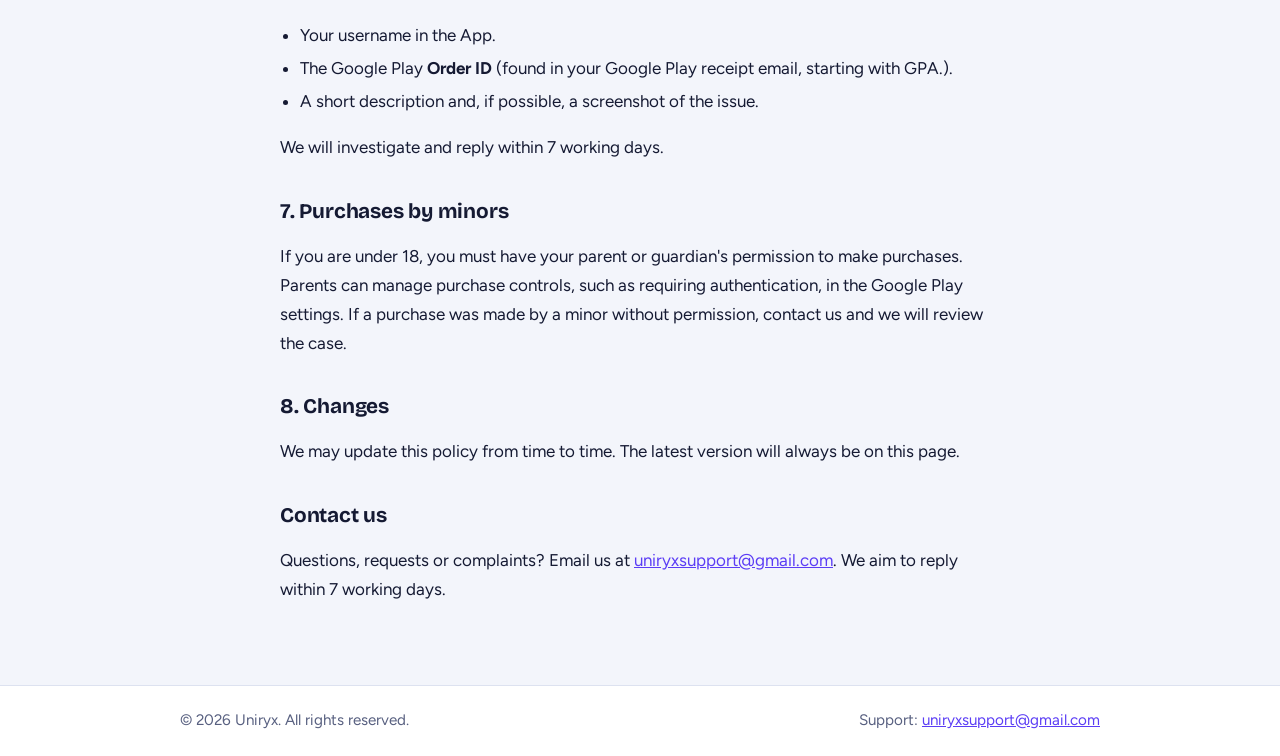
<file: purchase-policy (1).html>
<!DOCTYPE html>
<html lang="en">
<head>
<meta charset="utf-8">
<meta name="viewport" content="width=device-width, initial-scale=1">
<title>Purchase Policy | Uniryx</title>
<meta name="description" content="In-app purchases, refunds and payment help for Uniryx.">
<link rel="preconnect" href="https://fonts.googleapis.com">
<link rel="preconnect" href="https://fonts.gstatic.com" crossorigin>
<link href="https://fonts.googleapis.com/css2?family=Bricolage+Grotesque:opsz,wght@12..96,700;12..96,800&family=Figtree:wght@400;500;600&display=swap" rel="stylesheet">
<link rel="stylesheet" href="style.css">
</head>
<body>
<header class="top"><div class="top-in">
<a class="brand" href="index.html">Uni<span>ryx</span></a>
<nav aria-label="Main"><a href="index.html">Home</a><a href="privacy-policy.html">Privacy Policy</a><a href="terms-of-service.html">Terms of Service</a><a href="ads-policy.html">Ads Policy</a><a href="purchase-policy.html" aria-current="page">Purchase Policy</a><a href="account-deletion.html">Account Deletion</a></nav>
</div></header>
<main>
<h1>Purchase Policy</h1>
<p class="meta">Effective date: September 19, 2026</p>
<p>This policy explains how in-app purchases work in Uniryx. It is part of our <a href="terms-of-service.html">Terms of Service</a>.</p>
<h2>1. What you can buy</h2>
<p>The in-app shop offers optional virtual items, such as coins, skins and other in-game items, that can be paid for with real money. Everything in Uniryx can also be enjoyed without spending money, and the games are free to play.</p>
<h2>2. How payments work</h2>
<ul><li>All purchases are processed by Google Play using your Google Play payment method.</li><li>We never see or store your card, UPI or bank details.</li><li>Prices are shown in your local currency in the store and include any taxes that apply. The final price is confirmed by Google Play before you pay.</li></ul>
<h2>3. Virtual items</h2>
<ul><li>Virtual coins and items have no cash value and cannot be withdrawn, sold, traded or exchanged for money.</li><li>Items are licensed to you for use in the App, tied to your account, and can not be transferred to another account.</li><li>We may change item prices, offers, contents or availability at any time. Changes do not affect items you already own.</li><li>If the App is discontinued, we will make reasonable efforts to give notice.</li></ul>
<h2>4. Delivery</h2>
<p>Purchased items are added to your account right after payment is confirmed. If they do not appear, restart the App and check your internet connection. If they are still missing after a few minutes, contact us using the steps in section 6.</p>
<h2>5. Refunds</h2>
<p>Because virtual items are delivered instantly, purchases are generally <strong>final and non-refundable</strong>, except where:</p><ul><li>The law in your country requires a refund.</li><li>Google Play's refund policy allows it. You can request a refund directly at Google Play, and requests made shortly after purchase are often handled by Google.</li><li>You were charged but did not receive the item, or you were charged more than once by mistake. In these cases we will fix the issue or help arrange a refund.</li></ul><p>If your account is banned for breaking our Terms, purchased items and any unused balance may be forfeited without refund.</p>
<h2>6. Payment problems</h2>
<p>If you have a failed payment, a double charge, or missing items, email <a href="mailto:uniryxsupport@gmail.com">uniryxsupport@gmail.com</a> with:</p><ul><li>Your username in the App.</li><li>The Google Play <strong>Order ID</strong> (found in your Google Play receipt email, starting with GPA.).</li><li>A short description and, if possible, a screenshot of the issue.</li></ul><p>We will investigate and reply within 7 working days.</p>
<h2>7. Purchases by minors</h2>
<p>If you are under 18, you must have your parent or guardian's permission to make purchases. Parents can manage purchase controls, such as requiring authentication, in the Google Play settings. If a purchase was made by a minor without permission, contact us and we will review the case.</p>
<h2>8. Changes</h2>
<p>We may update this policy from time to time. The latest version will always be on this page.</p>
<h2>Contact us</h2>
<p>Questions, requests or complaints? Email us at <a href="mailto:uniryxsupport@gmail.com">uniryxsupport@gmail.com</a>. We aim to reply within 7 working days.</p>
</main>
<footer><div class="foot-in">
<span>&copy; 2026 Uniryx. All rights reserved.</span>
<span>Support: <a href="mailto:uniryxsupport@gmail.com">uniryxsupport@gmail.com</a></span>
</div></footer>
</body>
</html>
</file>
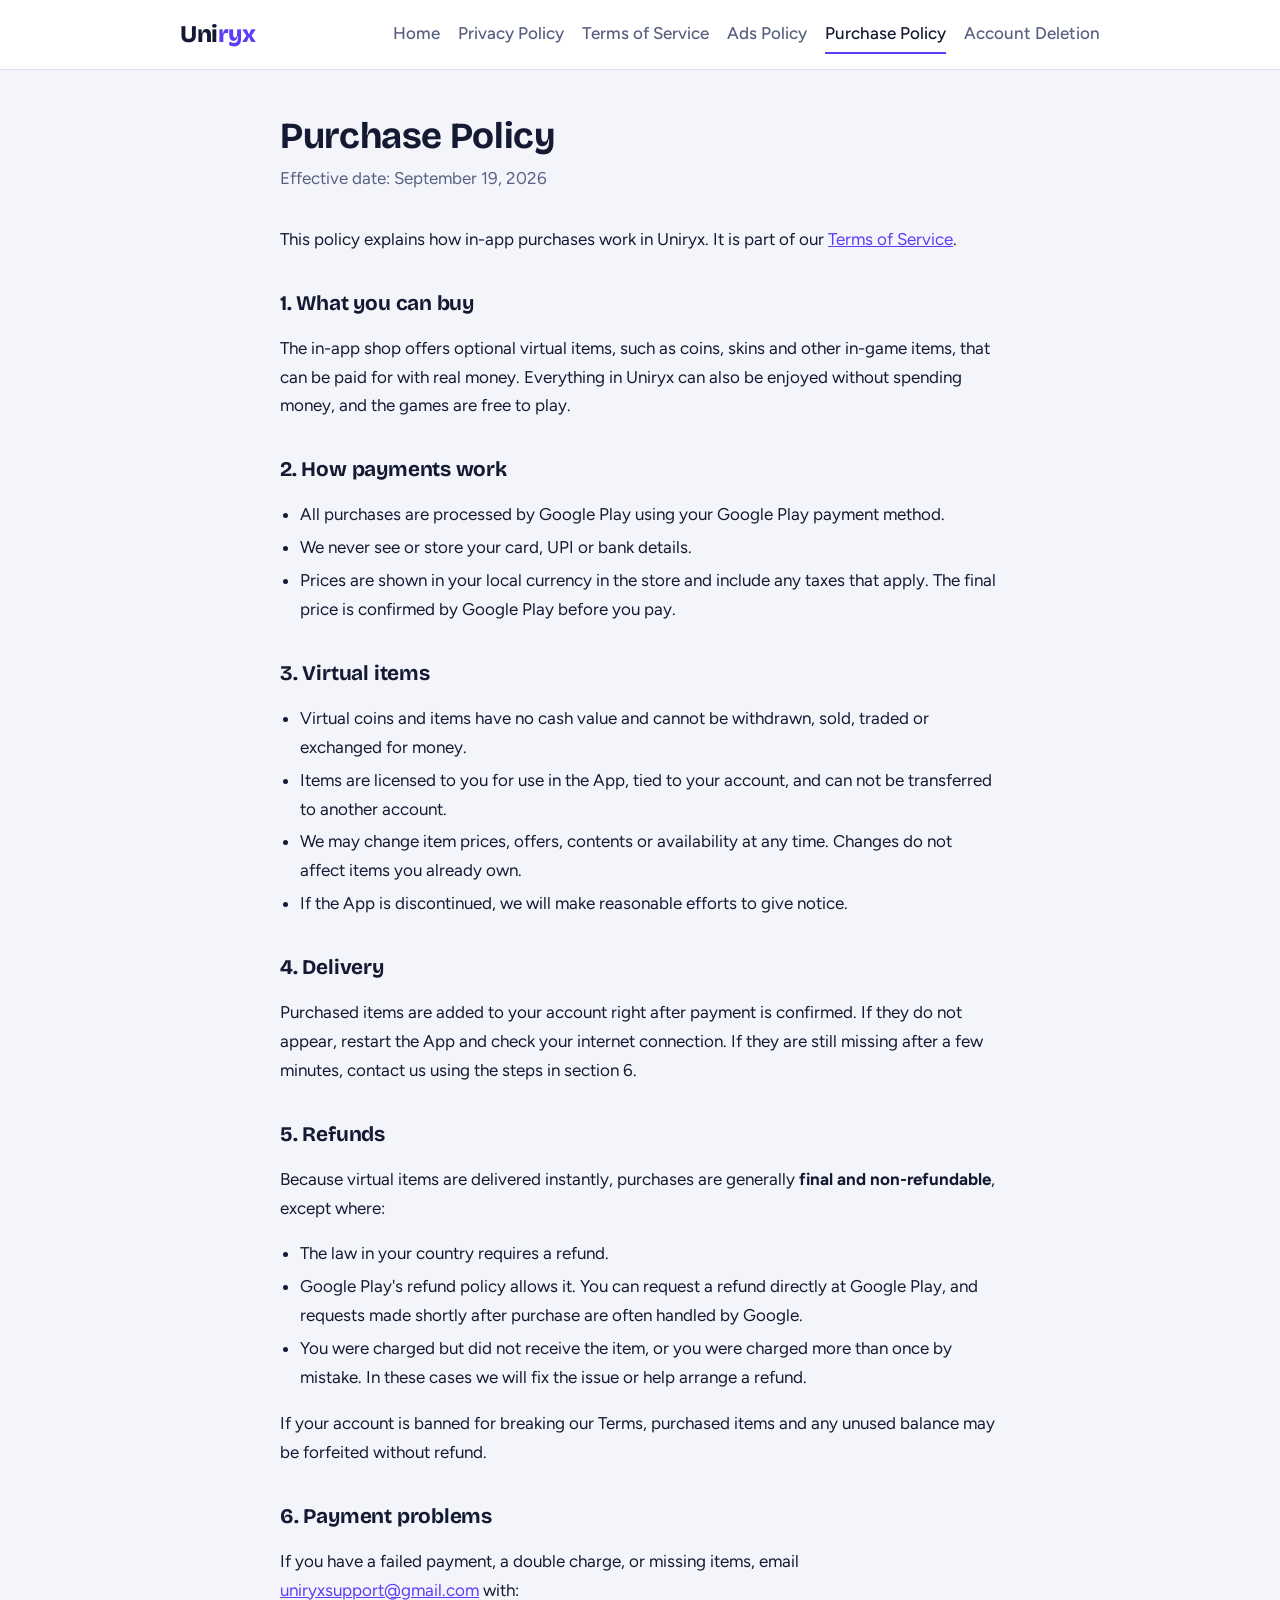
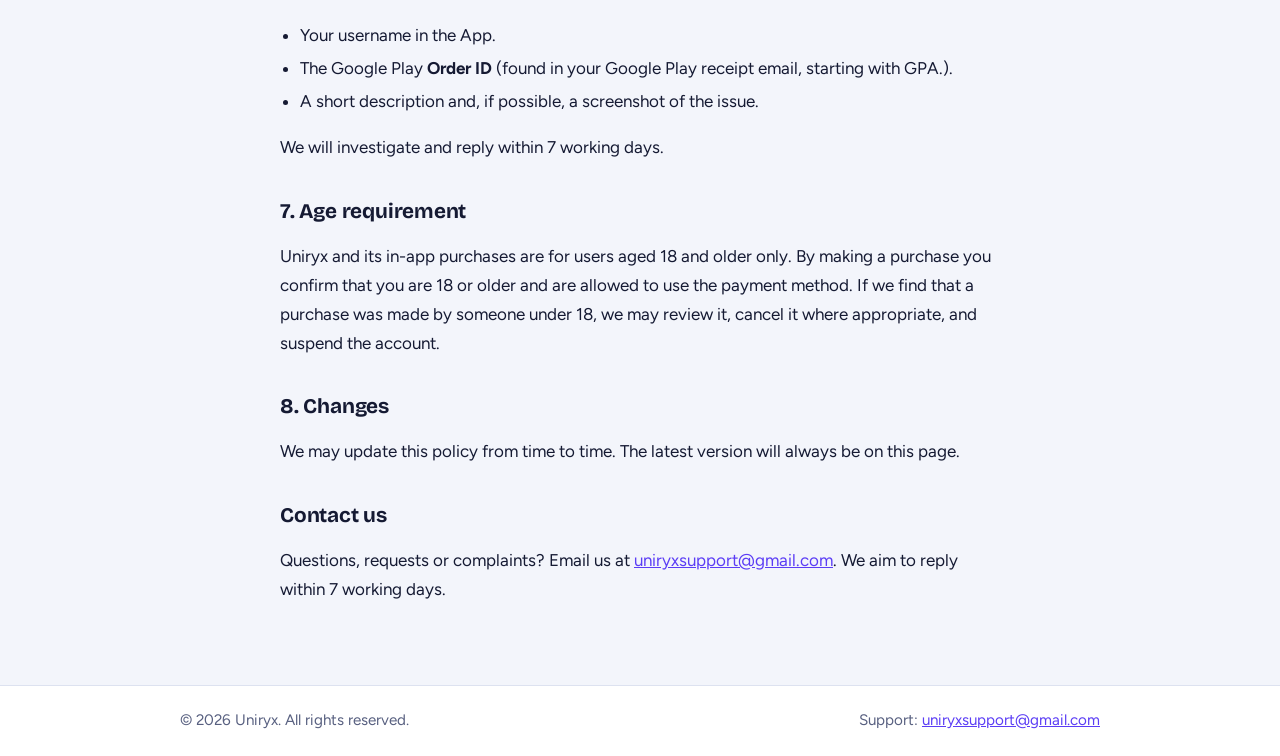
<file: purchase-policy.html>
<!DOCTYPE html>
<html lang="en">
<head>
<meta charset="utf-8">
<meta name="viewport" content="width=device-width, initial-scale=1">
<title>Purchase Policy | Uniryx</title>
<meta name="description" content="In-app purchases, refunds and payment help for Uniryx.">
<link rel="preconnect" href="https://fonts.googleapis.com">
<link rel="preconnect" href="https://fonts.gstatic.com" crossorigin>
<link href="https://fonts.googleapis.com/css2?family=Bricolage+Grotesque:opsz,wght@12..96,700;12..96,800&family=Figtree:wght@400;500;600&display=swap" rel="stylesheet">
<link rel="stylesheet" href="style.css">
</head>
<body>
<header class="top"><div class="top-in">
<a class="brand" href="index.html">Uni<span>ryx</span></a>
<nav aria-label="Main"><a href="index.html">Home</a><a href="privacy-policy.html">Privacy Policy</a><a href="terms-of-service.html">Terms of Service</a><a href="ads-policy.html">Ads Policy</a><a href="purchase-policy.html" aria-current="page">Purchase Policy</a><a href="account-deletion.html">Account Deletion</a></nav>
</div></header>
<main>
<h1>Purchase Policy</h1>
<p class="meta">Effective date: September 19, 2026</p>
<p>This policy explains how in-app purchases work in Uniryx. It is part of our <a href="terms-of-service.html">Terms of Service</a>.</p>
<h2>1. What you can buy</h2>
<p>The in-app shop offers optional virtual items, such as coins, skins and other in-game items, that can be paid for with real money. Everything in Uniryx can also be enjoyed without spending money, and the games are free to play.</p>
<h2>2. How payments work</h2>
<ul><li>All purchases are processed by Google Play using your Google Play payment method.</li><li>We never see or store your card, UPI or bank details.</li><li>Prices are shown in your local currency in the store and include any taxes that apply. The final price is confirmed by Google Play before you pay.</li></ul>
<h2>3. Virtual items</h2>
<ul><li>Virtual coins and items have no cash value and cannot be withdrawn, sold, traded or exchanged for money.</li><li>Items are licensed to you for use in the App, tied to your account, and can not be transferred to another account.</li><li>We may change item prices, offers, contents or availability at any time. Changes do not affect items you already own.</li><li>If the App is discontinued, we will make reasonable efforts to give notice.</li></ul>
<h2>4. Delivery</h2>
<p>Purchased items are added to your account right after payment is confirmed. If they do not appear, restart the App and check your internet connection. If they are still missing after a few minutes, contact us using the steps in section 6.</p>
<h2>5. Refunds</h2>
<p>Because virtual items are delivered instantly, purchases are generally <strong>final and non-refundable</strong>, except where:</p><ul><li>The law in your country requires a refund.</li><li>Google Play's refund policy allows it. You can request a refund directly at Google Play, and requests made shortly after purchase are often handled by Google.</li><li>You were charged but did not receive the item, or you were charged more than once by mistake. In these cases we will fix the issue or help arrange a refund.</li></ul><p>If your account is banned for breaking our Terms, purchased items and any unused balance may be forfeited without refund.</p>
<h2>6. Payment problems</h2>
<p>If you have a failed payment, a double charge, or missing items, email <a href="mailto:uniryxsupport@gmail.com">uniryxsupport@gmail.com</a> with:</p><ul><li>Your username in the App.</li><li>The Google Play <strong>Order ID</strong> (found in your Google Play receipt email, starting with GPA.).</li><li>A short description and, if possible, a screenshot of the issue.</li></ul><p>We will investigate and reply within 7 working days.</p>
<h2>7. Age requirement</h2>
<p>Uniryx and its in-app purchases are for users aged 18 and older only. By making a purchase you confirm that you are 18 or older and are allowed to use the payment method. If we find that a purchase was made by someone under 18, we may review it, cancel it where appropriate, and suspend the account.</p>
<h2>8. Changes</h2>
<p>We may update this policy from time to time. The latest version will always be on this page.</p>
<h2>Contact us</h2>
<p>Questions, requests or complaints? Email us at <a href="mailto:uniryxsupport@gmail.com">uniryxsupport@gmail.com</a>. We aim to reply within 7 working days.</p>
</main>
<footer><div class="foot-in">
<span>&copy; 2026 Uniryx. All rights reserved.</span>
<span>Support: <a href="mailto:uniryxsupport@gmail.com">uniryxsupport@gmail.com</a></span>
</div></footer>
</body>
</html>
</file>
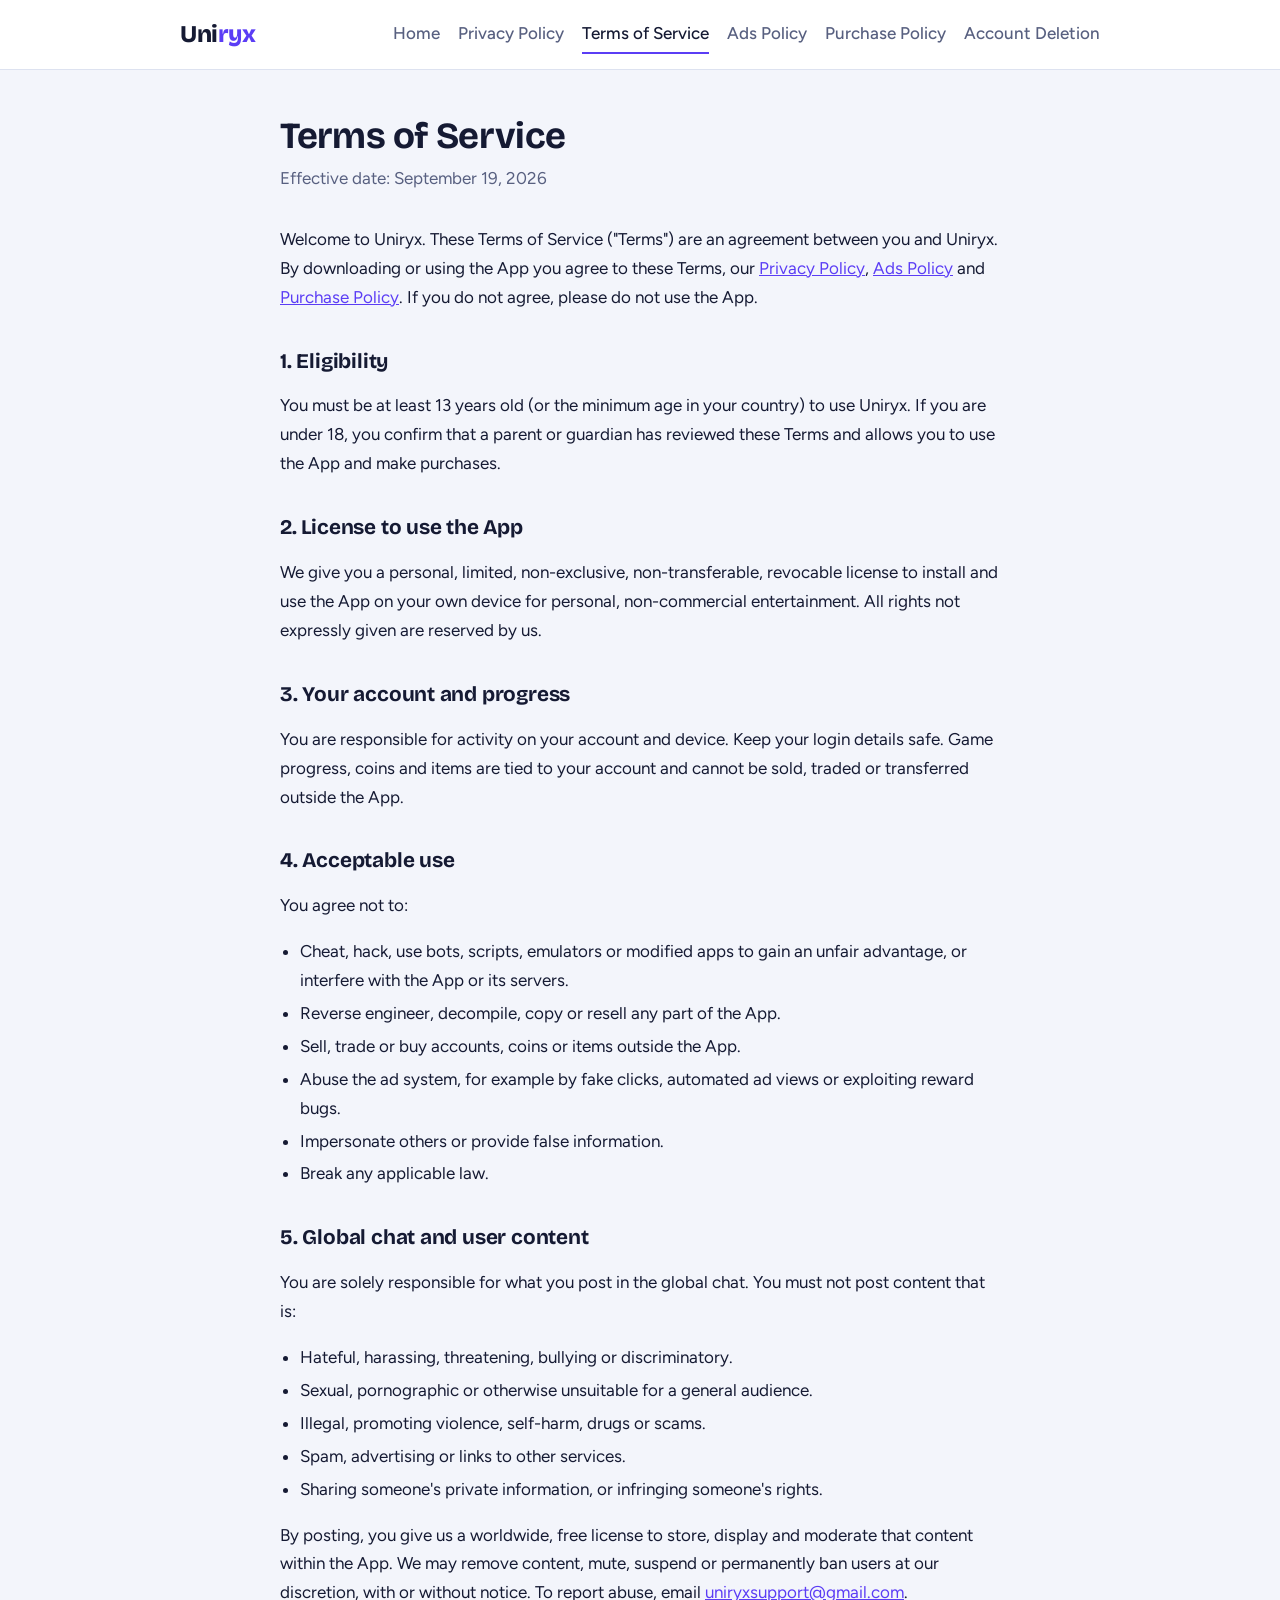
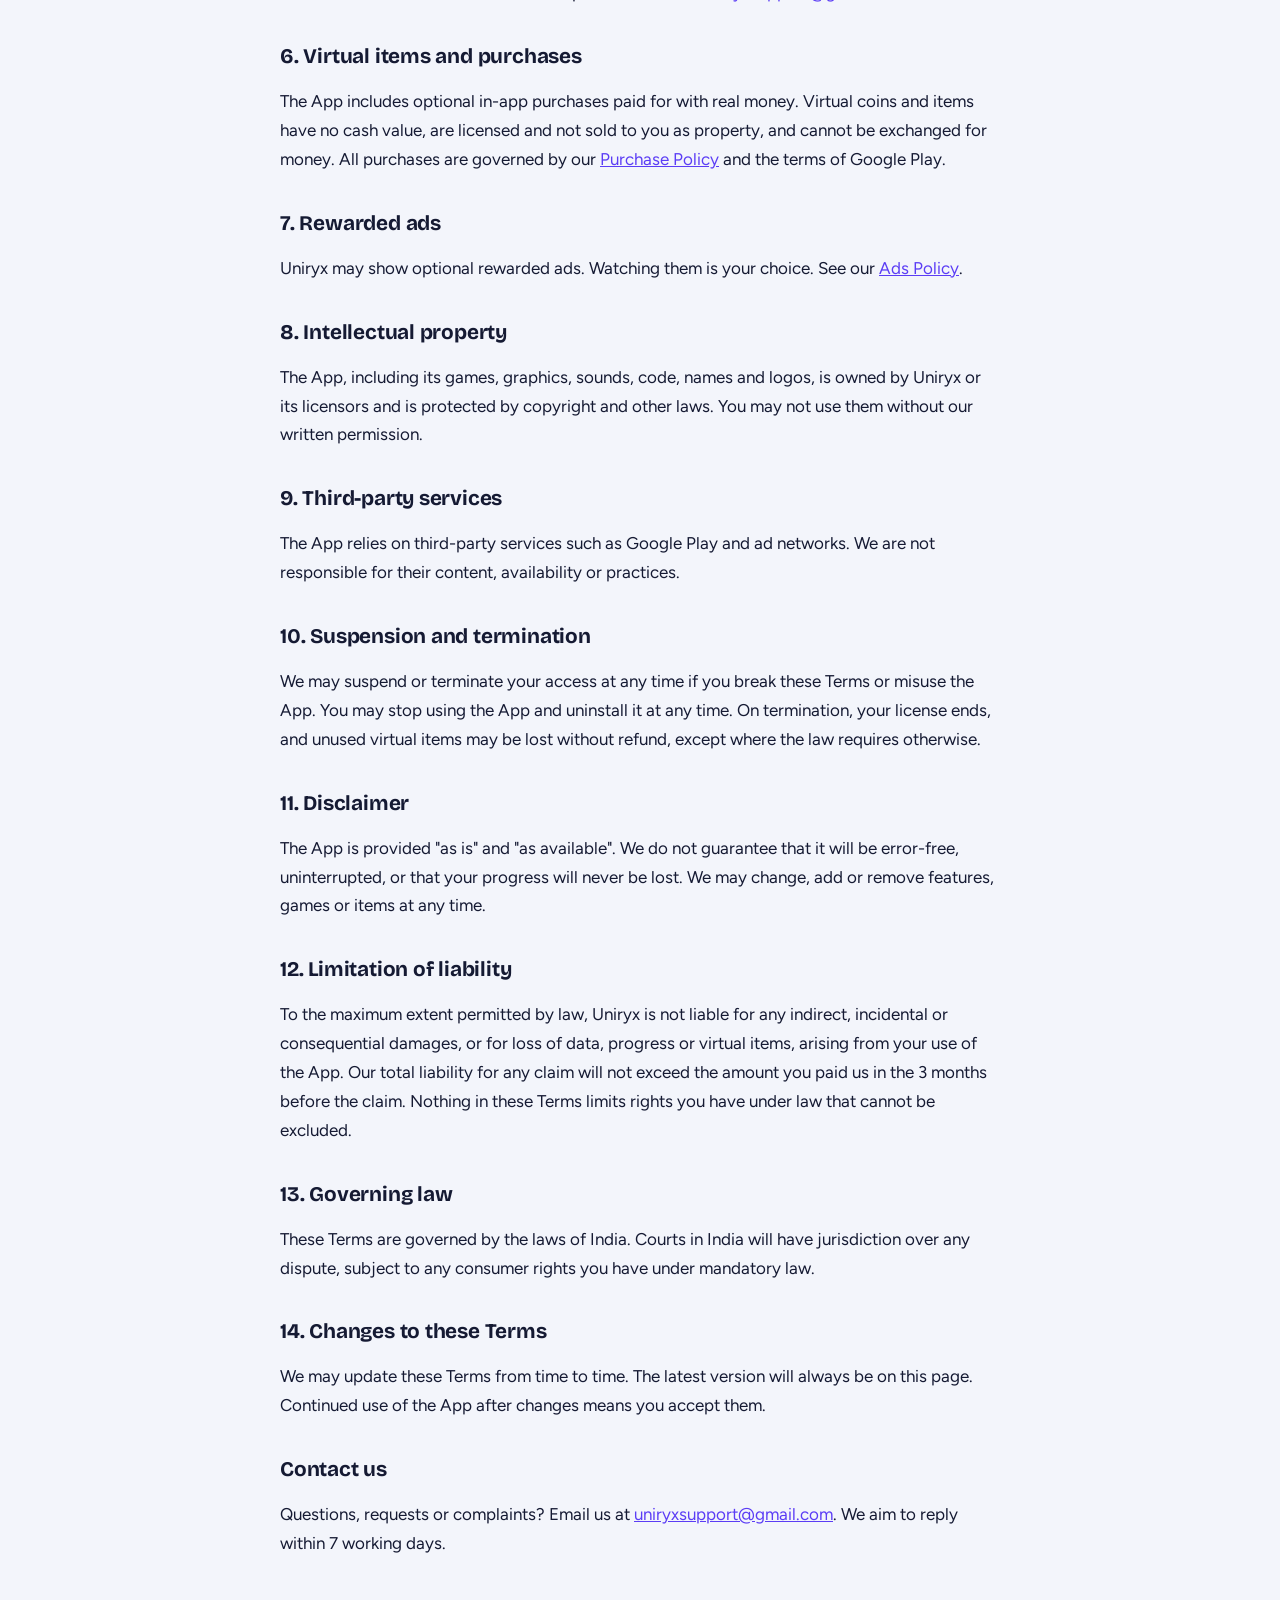
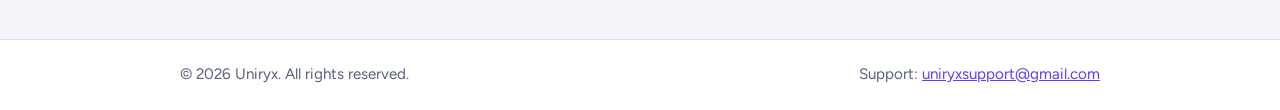
<file: terms-of-service (1).html>
<!DOCTYPE html>
<html lang="en">
<head>
<meta charset="utf-8">
<meta name="viewport" content="width=device-width, initial-scale=1">
<title>Terms of Service | Uniryx</title>
<meta name="description" content="The rules for using the Uniryx app.">
<link rel="preconnect" href="https://fonts.googleapis.com">
<link rel="preconnect" href="https://fonts.gstatic.com" crossorigin>
<link href="https://fonts.googleapis.com/css2?family=Bricolage+Grotesque:opsz,wght@12..96,700;12..96,800&family=Figtree:wght@400;500;600&display=swap" rel="stylesheet">
<link rel="stylesheet" href="style.css">
</head>
<body>
<header class="top"><div class="top-in">
<a class="brand" href="index.html">Uni<span>ryx</span></a>
<nav aria-label="Main"><a href="index.html">Home</a><a href="privacy-policy.html">Privacy Policy</a><a href="terms-of-service.html" aria-current="page">Terms of Service</a><a href="ads-policy.html">Ads Policy</a><a href="purchase-policy.html">Purchase Policy</a><a href="account-deletion.html">Account Deletion</a></nav>
</div></header>
<main>
<h1>Terms of Service</h1>
<p class="meta">Effective date: September 19, 2026</p>
<p>Welcome to Uniryx. These Terms of Service ("Terms") are an agreement between you and Uniryx. By downloading or using the App you agree to these Terms, our <a href="privacy-policy.html">Privacy Policy</a>, <a href="ads-policy.html">Ads Policy</a> and <a href="purchase-policy.html">Purchase Policy</a>. If you do not agree, please do not use the App.</p>
<h2>1. Eligibility</h2>
<p>You must be at least 13 years old (or the minimum age in your country) to use Uniryx. If you are under 18, you confirm that a parent or guardian has reviewed these Terms and allows you to use the App and make purchases.</p>
<h2>2. License to use the App</h2>
<p>We give you a personal, limited, non-exclusive, non-transferable, revocable license to install and use the App on your own device for personal, non-commercial entertainment. All rights not expressly given are reserved by us.</p>
<h2>3. Your account and progress</h2>
<p>You are responsible for activity on your account and device. Keep your login details safe. Game progress, coins and items are tied to your account and cannot be sold, traded or transferred outside the App.</p>
<h2>4. Acceptable use</h2>
<p>You agree not to:</p><ul><li>Cheat, hack, use bots, scripts, emulators or modified apps to gain an unfair advantage, or interfere with the App or its servers.</li><li>Reverse engineer, decompile, copy or resell any part of the App.</li><li>Sell, trade or buy accounts, coins or items outside the App.</li><li>Abuse the ad system, for example by fake clicks, automated ad views or exploiting reward bugs.</li><li>Impersonate others or provide false information.</li><li>Break any applicable law.</li></ul>
<h2>5. Global chat and user content</h2>
<p>You are solely responsible for what you post in the global chat. You must not post content that is:</p><ul><li>Hateful, harassing, threatening, bullying or discriminatory.</li><li>Sexual, pornographic or otherwise unsuitable for a general audience.</li><li>Illegal, promoting violence, self-harm, drugs or scams.</li><li>Spam, advertising or links to other services.</li><li>Sharing someone's private information, or infringing someone's rights.</li></ul><p>By posting, you give us a worldwide, free license to store, display and moderate that content within the App. We may remove content, mute, suspend or permanently ban users at our discretion, with or without notice. To report abuse, email <a href="mailto:uniryxsupport@gmail.com">uniryxsupport@gmail.com</a>.</p>
<h2>6. Virtual items and purchases</h2>
<p>The App includes optional in-app purchases paid for with real money. Virtual coins and items have no cash value, are licensed and not sold to you as property, and cannot be exchanged for money. All purchases are governed by our <a href="purchase-policy.html">Purchase Policy</a> and the terms of Google Play.</p>
<h2>7. Rewarded ads</h2>
<p>Uniryx may show optional rewarded ads. Watching them is your choice. See our <a href="ads-policy.html">Ads Policy</a>.</p>
<h2>8. Intellectual property</h2>
<p>The App, including its games, graphics, sounds, code, names and logos, is owned by Uniryx or its licensors and is protected by copyright and other laws. You may not use them without our written permission.</p>
<h2>9. Third-party services</h2>
<p>The App relies on third-party services such as Google Play and ad networks. We are not responsible for their content, availability or practices.</p>
<h2>10. Suspension and termination</h2>
<p>We may suspend or terminate your access at any time if you break these Terms or misuse the App. You may stop using the App and uninstall it at any time. On termination, your license ends, and unused virtual items may be lost without refund, except where the law requires otherwise.</p>
<h2>11. Disclaimer</h2>
<p>The App is provided "as is" and "as available". We do not guarantee that it will be error-free, uninterrupted, or that your progress will never be lost. We may change, add or remove features, games or items at any time.</p>
<h2>12. Limitation of liability</h2>
<p>To the maximum extent permitted by law, Uniryx is not liable for any indirect, incidental or consequential damages, or for loss of data, progress or virtual items, arising from your use of the App. Our total liability for any claim will not exceed the amount you paid us in the 3 months before the claim. Nothing in these Terms limits rights you have under law that cannot be excluded.</p>
<h2>13. Governing law</h2>
<p>These Terms are governed by the laws of India. Courts in India will have jurisdiction over any dispute, subject to any consumer rights you have under mandatory law.</p>
<h2>14. Changes to these Terms</h2>
<p>We may update these Terms from time to time. The latest version will always be on this page. Continued use of the App after changes means you accept them.</p>
<h2>Contact us</h2>
<p>Questions, requests or complaints? Email us at <a href="mailto:uniryxsupport@gmail.com">uniryxsupport@gmail.com</a>. We aim to reply within 7 working days.</p>
</main>
<footer><div class="foot-in">
<span>&copy; 2026 Uniryx. All rights reserved.</span>
<span>Support: <a href="mailto:uniryxsupport@gmail.com">uniryxsupport@gmail.com</a></span>
</div></footer>
</body>
</html>
</file>
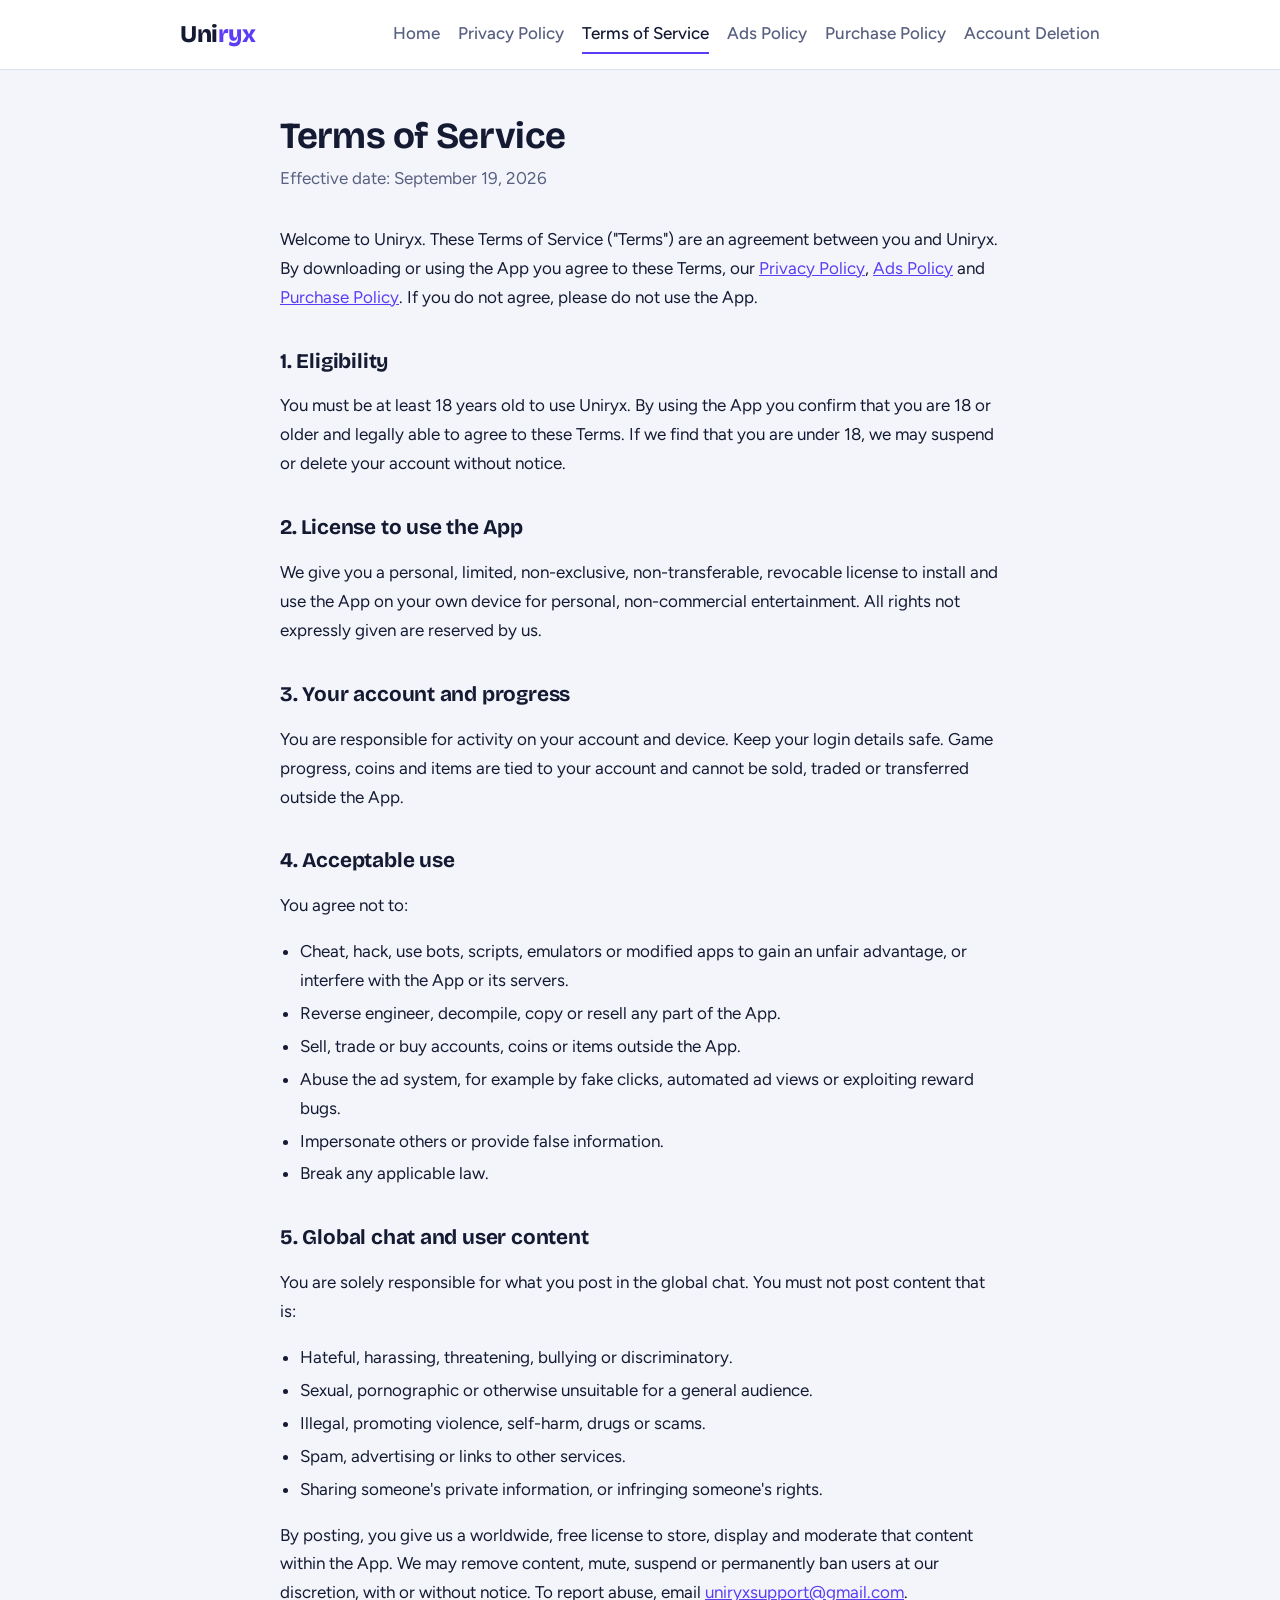
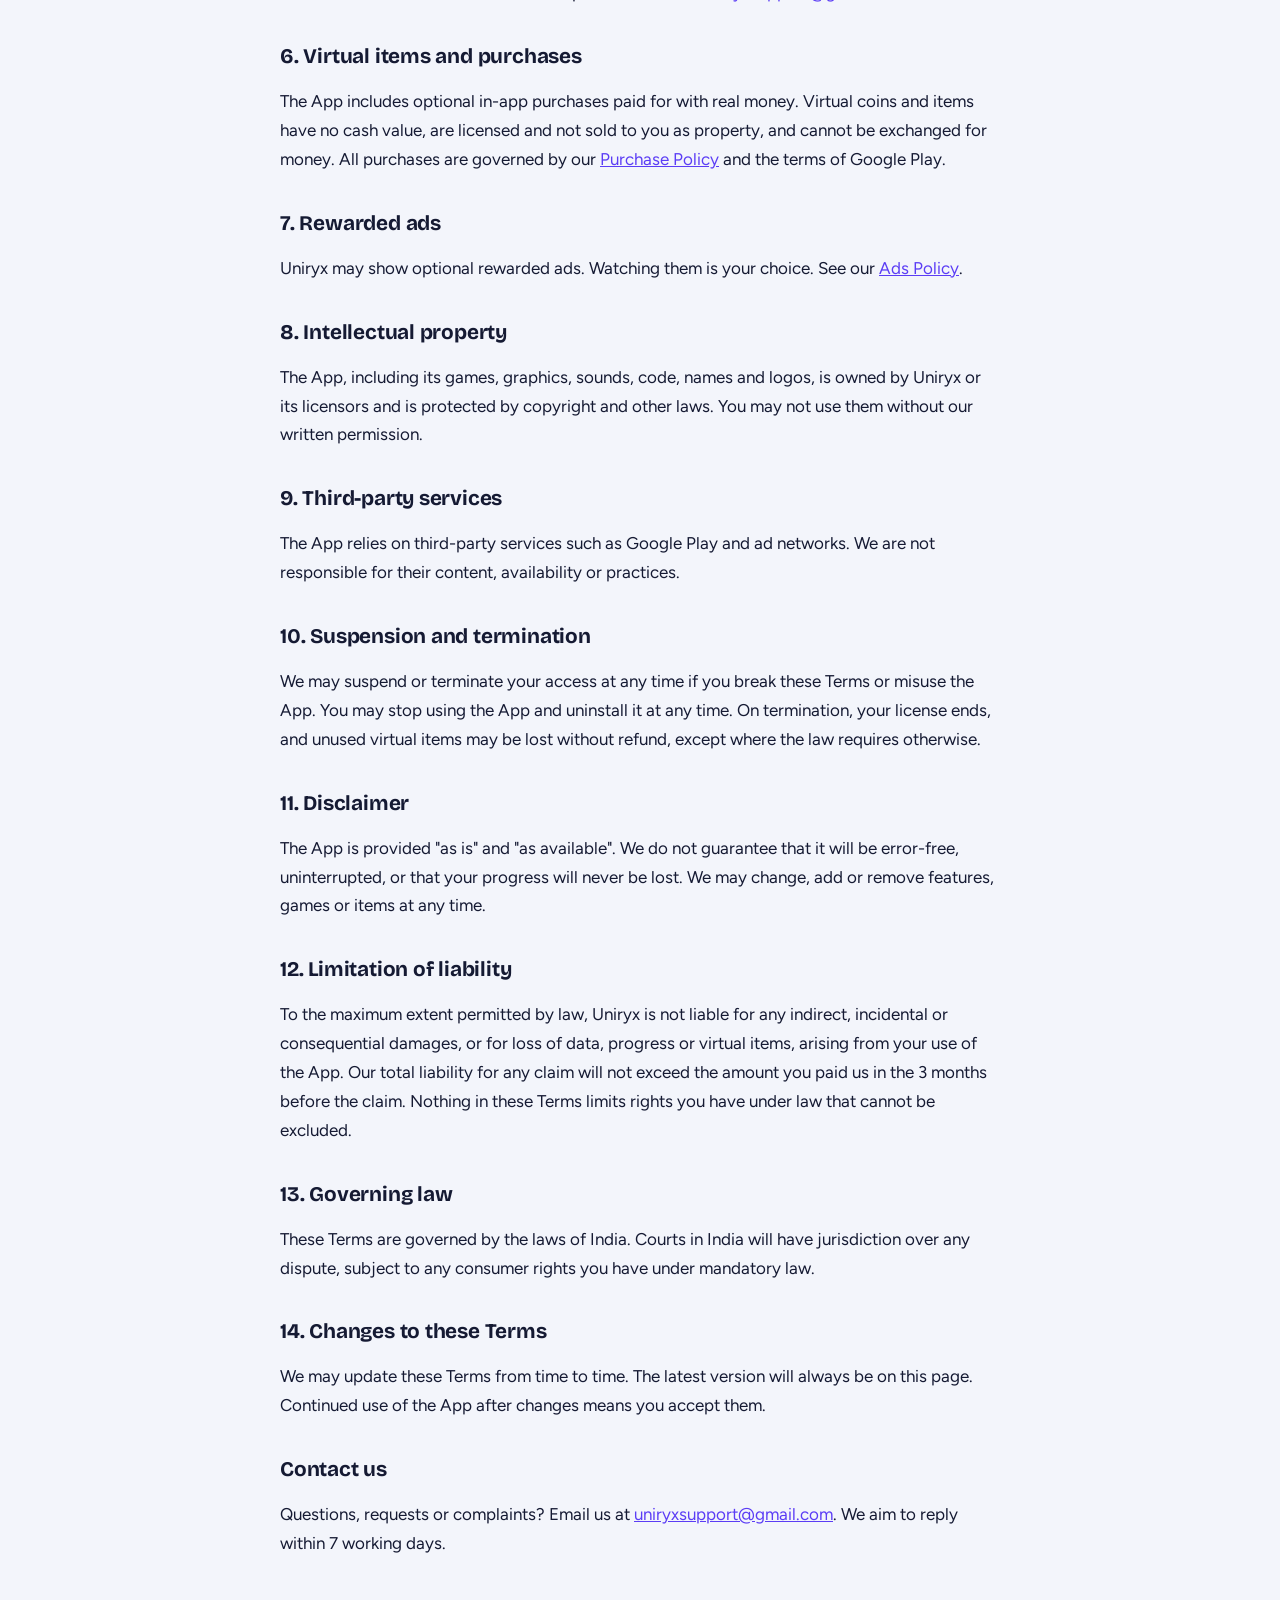
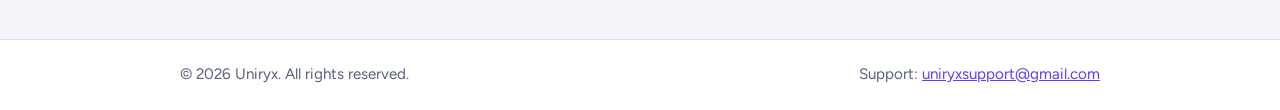
<file: terms-of-service.html>
<!DOCTYPE html>
<html lang="en">
<head>
<meta charset="utf-8">
<meta name="viewport" content="width=device-width, initial-scale=1">
<title>Terms of Service | Uniryx</title>
<meta name="description" content="The rules for using the Uniryx app.">
<link rel="preconnect" href="https://fonts.googleapis.com">
<link rel="preconnect" href="https://fonts.gstatic.com" crossorigin>
<link href="https://fonts.googleapis.com/css2?family=Bricolage+Grotesque:opsz,wght@12..96,700;12..96,800&family=Figtree:wght@400;500;600&display=swap" rel="stylesheet">
<link rel="stylesheet" href="style.css">
</head>
<body>
<header class="top"><div class="top-in">
<a class="brand" href="index.html">Uni<span>ryx</span></a>
<nav aria-label="Main"><a href="index.html">Home</a><a href="privacy-policy.html">Privacy Policy</a><a href="terms-of-service.html" aria-current="page">Terms of Service</a><a href="ads-policy.html">Ads Policy</a><a href="purchase-policy.html">Purchase Policy</a><a href="account-deletion.html">Account Deletion</a></nav>
</div></header>
<main>
<h1>Terms of Service</h1>
<p class="meta">Effective date: September 19, 2026</p>
<p>Welcome to Uniryx. These Terms of Service ("Terms") are an agreement between you and Uniryx. By downloading or using the App you agree to these Terms, our <a href="privacy-policy.html">Privacy Policy</a>, <a href="ads-policy.html">Ads Policy</a> and <a href="purchase-policy.html">Purchase Policy</a>. If you do not agree, please do not use the App.</p>
<h2>1. Eligibility</h2>
<p>You must be at least 18 years old to use Uniryx. By using the App you confirm that you are 18 or older and legally able to agree to these Terms. If we find that you are under 18, we may suspend or delete your account without notice.</p>
<h2>2. License to use the App</h2>
<p>We give you a personal, limited, non-exclusive, non-transferable, revocable license to install and use the App on your own device for personal, non-commercial entertainment. All rights not expressly given are reserved by us.</p>
<h2>3. Your account and progress</h2>
<p>You are responsible for activity on your account and device. Keep your login details safe. Game progress, coins and items are tied to your account and cannot be sold, traded or transferred outside the App.</p>
<h2>4. Acceptable use</h2>
<p>You agree not to:</p><ul><li>Cheat, hack, use bots, scripts, emulators or modified apps to gain an unfair advantage, or interfere with the App or its servers.</li><li>Reverse engineer, decompile, copy or resell any part of the App.</li><li>Sell, trade or buy accounts, coins or items outside the App.</li><li>Abuse the ad system, for example by fake clicks, automated ad views or exploiting reward bugs.</li><li>Impersonate others or provide false information.</li><li>Break any applicable law.</li></ul>
<h2>5. Global chat and user content</h2>
<p>You are solely responsible for what you post in the global chat. You must not post content that is:</p><ul><li>Hateful, harassing, threatening, bullying or discriminatory.</li><li>Sexual, pornographic or otherwise unsuitable for a general audience.</li><li>Illegal, promoting violence, self-harm, drugs or scams.</li><li>Spam, advertising or links to other services.</li><li>Sharing someone's private information, or infringing someone's rights.</li></ul><p>By posting, you give us a worldwide, free license to store, display and moderate that content within the App. We may remove content, mute, suspend or permanently ban users at our discretion, with or without notice. To report abuse, email <a href="mailto:uniryxsupport@gmail.com">uniryxsupport@gmail.com</a>.</p>
<h2>6. Virtual items and purchases</h2>
<p>The App includes optional in-app purchases paid for with real money. Virtual coins and items have no cash value, are licensed and not sold to you as property, and cannot be exchanged for money. All purchases are governed by our <a href="purchase-policy.html">Purchase Policy</a> and the terms of Google Play.</p>
<h2>7. Rewarded ads</h2>
<p>Uniryx may show optional rewarded ads. Watching them is your choice. See our <a href="ads-policy.html">Ads Policy</a>.</p>
<h2>8. Intellectual property</h2>
<p>The App, including its games, graphics, sounds, code, names and logos, is owned by Uniryx or its licensors and is protected by copyright and other laws. You may not use them without our written permission.</p>
<h2>9. Third-party services</h2>
<p>The App relies on third-party services such as Google Play and ad networks. We are not responsible for their content, availability or practices.</p>
<h2>10. Suspension and termination</h2>
<p>We may suspend or terminate your access at any time if you break these Terms or misuse the App. You may stop using the App and uninstall it at any time. On termination, your license ends, and unused virtual items may be lost without refund, except where the law requires otherwise.</p>
<h2>11. Disclaimer</h2>
<p>The App is provided "as is" and "as available". We do not guarantee that it will be error-free, uninterrupted, or that your progress will never be lost. We may change, add or remove features, games or items at any time.</p>
<h2>12. Limitation of liability</h2>
<p>To the maximum extent permitted by law, Uniryx is not liable for any indirect, incidental or consequential damages, or for loss of data, progress or virtual items, arising from your use of the App. Our total liability for any claim will not exceed the amount you paid us in the 3 months before the claim. Nothing in these Terms limits rights you have under law that cannot be excluded.</p>
<h2>13. Governing law</h2>
<p>These Terms are governed by the laws of India. Courts in India will have jurisdiction over any dispute, subject to any consumer rights you have under mandatory law.</p>
<h2>14. Changes to these Terms</h2>
<p>We may update these Terms from time to time. The latest version will always be on this page. Continued use of the App after changes means you accept them.</p>
<h2>Contact us</h2>
<p>Questions, requests or complaints? Email us at <a href="mailto:uniryxsupport@gmail.com">uniryxsupport@gmail.com</a>. We aim to reply within 7 working days.</p>
</main>
<footer><div class="foot-in">
<span>&copy; 2026 Uniryx. All rights reserved.</span>
<span>Support: <a href="mailto:uniryxsupport@gmail.com">uniryxsupport@gmail.com</a></span>
</div></footer>
</body>
</html>
</file>
<file: style.css>
:root{
  --bg:#f3f5fb; --surface:#ffffff; --ink:#151a33; --muted:#586080;
  --line:#dde2f0; --accent:#5b3df5; --accent-ink:#ffffff; --soft:#ece9ff;
}
@media (prefers-color-scheme:dark){
  :root{--bg:#0f1226; --surface:#171b36; --ink:#eef0fb; --muted:#a3abcc;
        --line:#2a3059; --accent:#8f7bff; --accent-ink:#0f1226; --soft:#232a55;}
}
*{box-sizing:border-box}
html{scroll-behavior:smooth}
body{margin:0;background:var(--bg);color:var(--ink);
  font-family:"Figtree",system-ui,-apple-system,"Segoe UI",Roboto,sans-serif;
  font-size:17px;line-height:1.7}
h1,h2,h3{font-family:"Bricolage Grotesque","Figtree",system-ui,sans-serif;line-height:1.2;letter-spacing:-.01em}
a{color:var(--accent)}
a:focus-visible,button:focus-visible{outline:3px solid var(--accent);outline-offset:2px;border-radius:4px}
.top{background:var(--surface);border-bottom:1px solid var(--line)}
.top-in{max-width:960px;margin:0 auto;padding:14px 20px;display:flex;flex-wrap:wrap;gap:12px 28px;align-items:center;justify-content:space-between}
.brand{font-family:"Bricolage Grotesque",system-ui,sans-serif;font-weight:800;font-size:1.5rem;color:var(--ink);text-decoration:none;letter-spacing:-.02em}
.brand span{color:var(--accent)}
nav{display:flex;flex-wrap:wrap;gap:4px 18px}
nav a{color:var(--muted);text-decoration:none;font-weight:500;padding:4px 0;border-bottom:2px solid transparent}
nav a:hover{color:var(--ink)}
nav a[aria-current="page"]{color:var(--ink);border-bottom-color:var(--accent)}
main{max-width:760px;margin:0 auto;padding:44px 20px 64px}
main h1{font-size:2.3rem;margin:0 0 6px}
.meta{color:var(--muted);margin:0 0 32px}
main h2{font-size:1.3rem;margin:38px 0 8px}
main h3{font-size:1.05rem;margin:22px 0 4px}
main p,main li{max-width:68ch}
main ul{padding-left:1.2em}
main li{margin:4px 0}
.note{background:var(--soft);border-left:4px solid var(--accent);padding:14px 18px;border-radius:0 8px 8px 0;margin:24px 0}
.hero{padding:30px 0 10px}
.hero h1{font-size:clamp(2.6rem,8vw,4.4rem);margin-bottom:12px}
.hero p{font-size:1.2rem;color:var(--muted);max-width:52ch}
.links{list-style:none;padding:0;margin:34px 0 0;border-top:1px solid var(--line)}
.links li{border-bottom:1px solid var(--line);max-width:none}
.links a{display:block;padding:18px 4px;text-decoration:none;color:var(--ink)}
.links a:hover{background:var(--surface)}
.links strong{display:block;font-size:1.1rem}
.links small{color:var(--muted);font-size:.95rem}
.btn{display:inline-block;background:var(--accent);color:var(--accent-ink);padding:11px 20px;border-radius:8px;text-decoration:none;font-weight:600;margin-top:8px}
footer{border-top:1px solid var(--line);background:var(--surface)}
.foot-in{max-width:960px;margin:0 auto;padding:22px 20px;color:var(--muted);font-size:.95rem;display:flex;flex-wrap:wrap;gap:8px 24px;justify-content:space-between}
@media (max-width:520px){body{font-size:16px}main h1{font-size:1.9rem}}
</file>
